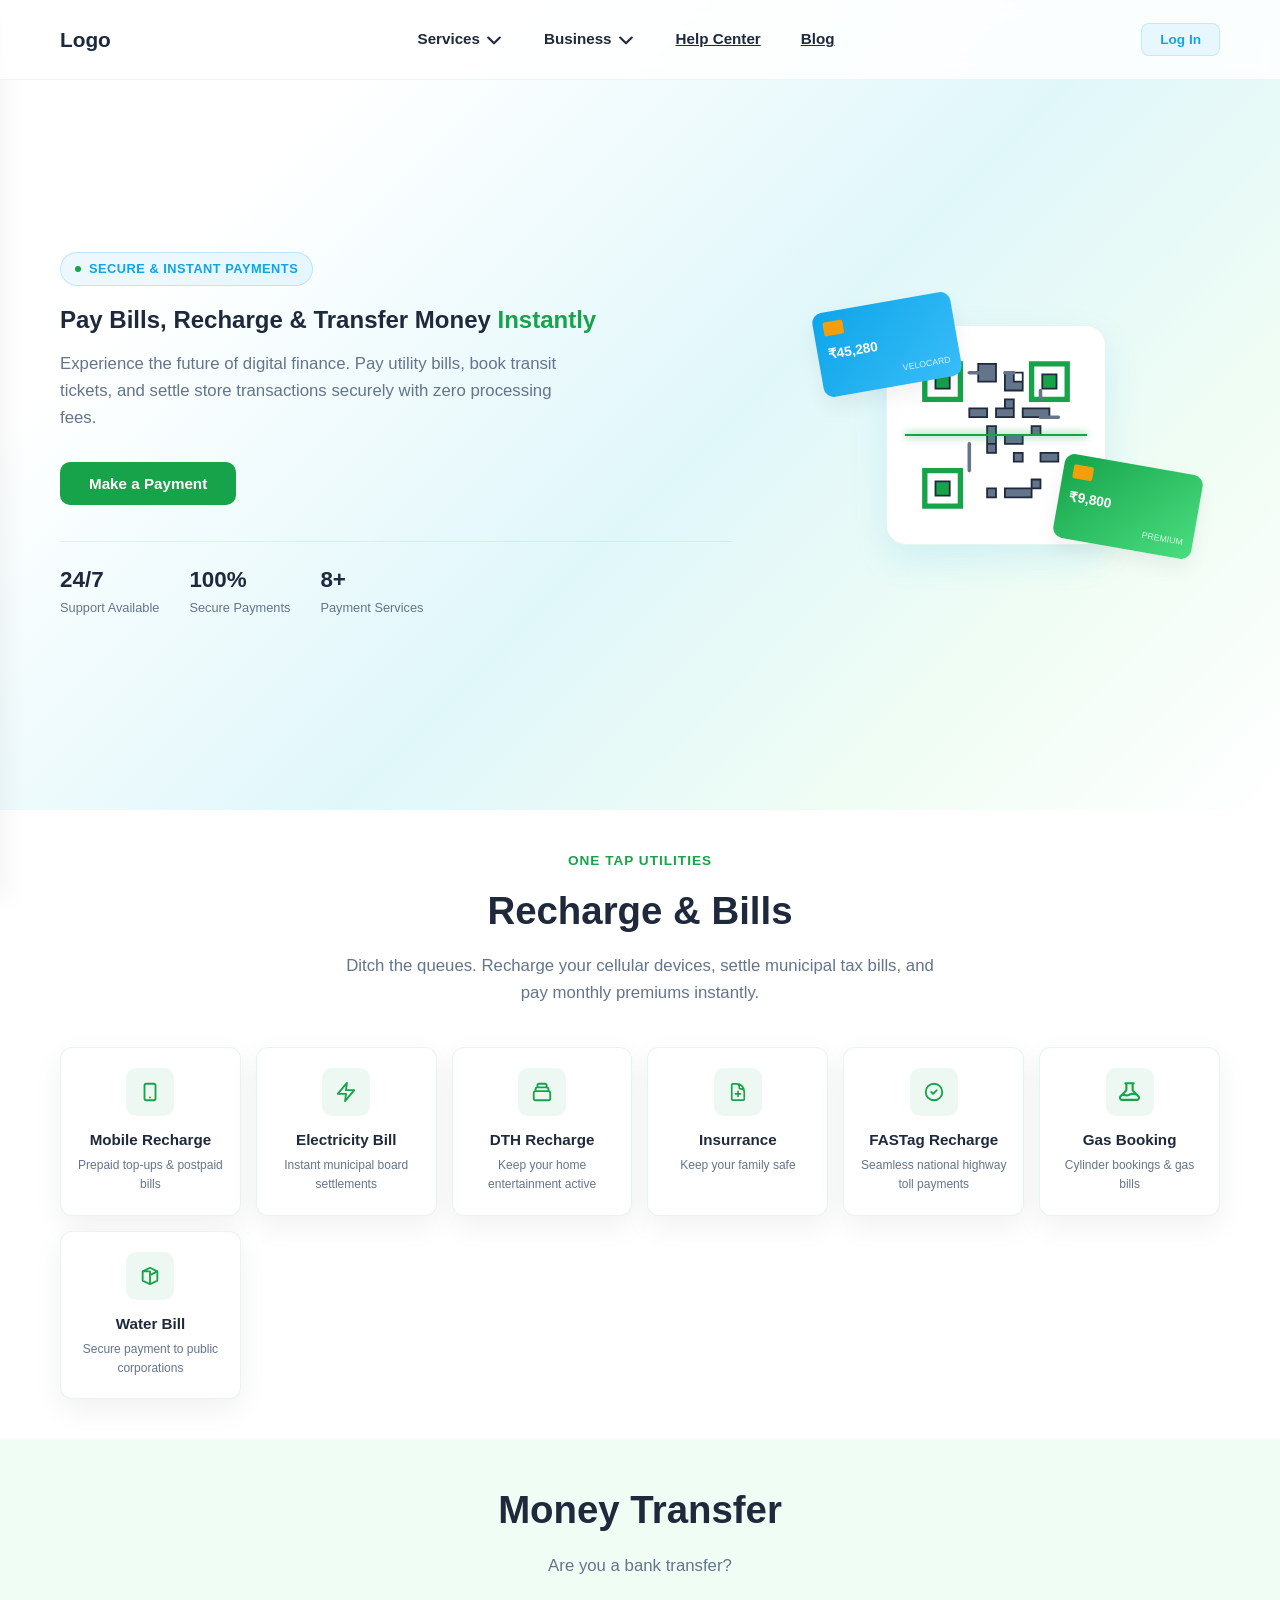
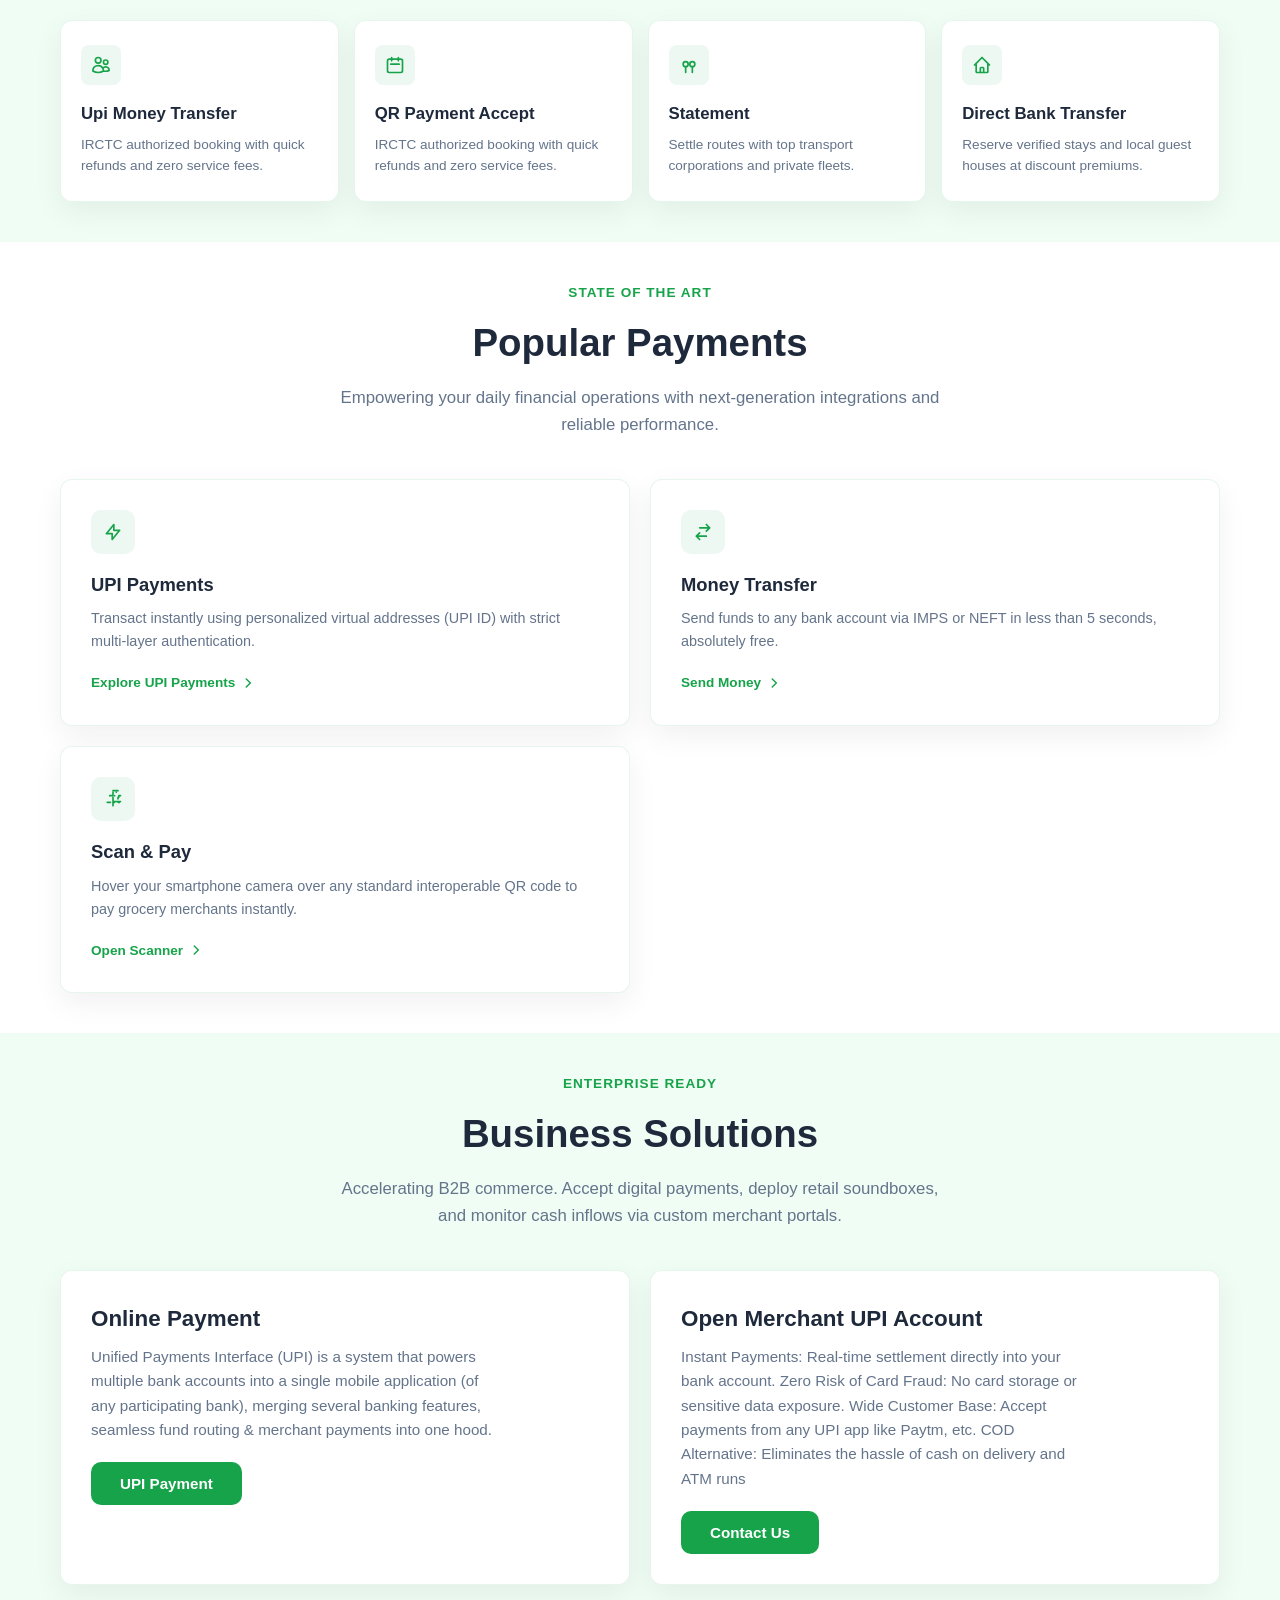
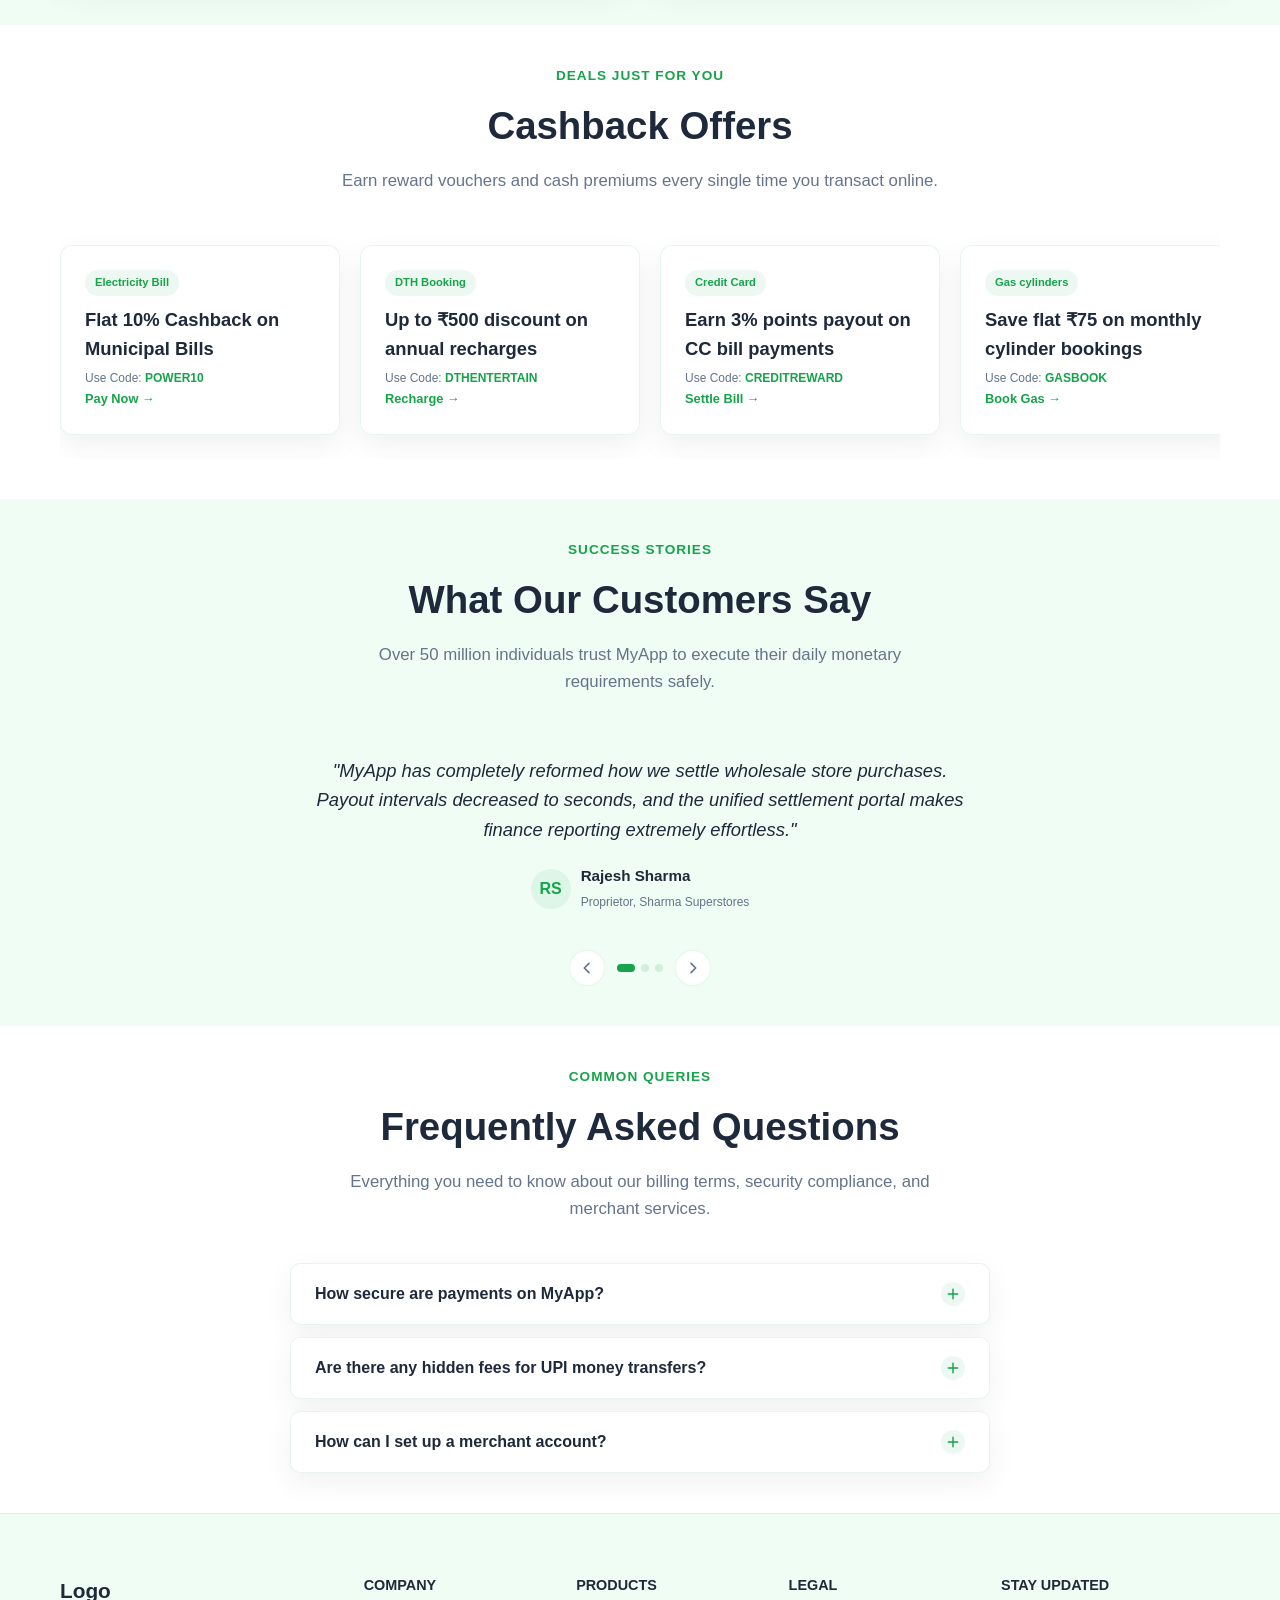
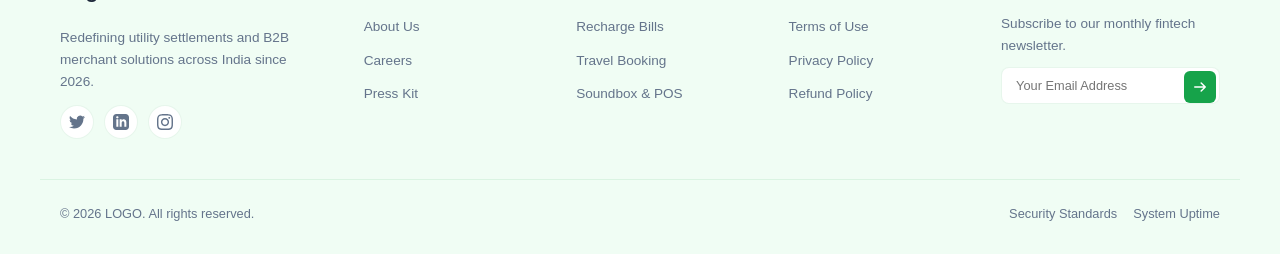
<file: index.html>
<!DOCTYPE html>
<html lang="en">

<head>
    <meta charset="UTF-8">
    <meta name="viewport" content="width=device-width, initial-scale=1.0">
    <meta name="description"
        content="Simple payment homepage mockup inspired by PhonePe, Paytm, and Google Pay. Built with HTML, CSS, and Vanilla JS.">
    <title>LOGO - Pay Bills, Recharge & Transfer Money Instantly</title>
    <!-- Link to our CSS file -->
    <link rel="stylesheet" href="./style.css">
</head>

<body>

    <!-- BACKGROUND DECORATIONS (Soft subtle colored orbs) -->
    <div class="glow-orb orb-primary"></div>
    <div class="glow-orb orb-secondary"></div>
    <div class="glow-orb orb-accent"></div>

    <!-- =========================================
         1. STICKY NAVBAR / HEADER SECTION
         ========================================= -->
    <header class="header" id="navbar">
        <div class="container navbar">
            <!-- Brand Logo -->
            <a href="#" class="logo-container" id="nav-logo">
                Logo
            </a>

            <!-- Desktop Navigation Menu (Hidden on mobile) -->
            <nav class="nav-list-container">
                <!-- Dropdown item with Mega Menu -->
                <div class="nav-list mega-dropdown">
                    <span class="nav-list-header">
                        Services
                        <svg class="dropdown-icon" fill="none" viewBox="0 0 24 24" stroke="currentColor">
                            <path stroke-linecap="round" stroke-linejoin="round" stroke-width="2.5"
                                d="M19 9l-7 7-7-7" />
                        </svg>
                    </span>
                    <!-- Services Mega Menu Dropdown Grid -->
                    <div class="mega-menu">
                        <!-- Column 1: Utilities -->
                        <div class="mega-menu-column">
                            <h4>Recharge & Utilities</h4>
                            <ul>
                                <li>
                                    <a href="#services">
                                        <svg class="mega-menu-icon" viewBox="0 0 24 24">
                                            <path
                                                d="M12 18h.01M8 21h8a2 2 0 002-2V5a2 2 0 00-2-2H8a2 2 0 00-2 2v14a2 2 0 002 2z"
                                                stroke-linecap="round" stroke-linejoin="round" />
                                        </svg>
                                        Mobile Recharge
                                    </a>
                                </li>
                                <li>
                                    <a href="#services">
                                        <svg class="mega-menu-icon" viewBox="0 0 24 24">
                                            <path d="M13 2L3 14h9l-1 8 10-12h-9l1-8z" stroke-linecap="round"
                                                stroke-linejoin="round" />
                                        </svg>
                                        Electricity Bill
                                    </a>
                                </li>
                                <li>
                                    <a href="#services">
                                        <svg class="mega-menu-icon" viewBox="0 0 24 24">
                                            <path
                                                d="M19 11H5m14 0a2 2 0 012 2v6a2 2 0 01-2 2H5a2 2 0 01-2-2v-6a2 2 0 012-2m14 0V9a2 2 0 00-2-2M5 11V9a2 2 0 012-2m0 0V5a2 2 0 012-2h6a2 2 0 012 2v2M7 7h10"
                                                stroke-linecap="round" stroke-linejoin="round" />
                                        </svg>
                                        DTH Recharge
                                    </a>
                                </li>
                                <li>
                                    <a href="#services">
                                        <svg xmlns="http://www.w3.org/2000/svg" fill="none" viewBox="0 0 24 24"
                                            stroke-width="1.5" stroke="#16a34a" style="width: 20px; height: 20px">
                                            <path stroke-linecap="round" stroke-linejoin="round"
                                                d="M19.5 14.25v-2.625a3.375 3.375 0 0 0-3.375-3.375h-1.5A1.125 1.125 0 0 1 13.5 7.125v-1.5a3.375 3.375 0 0 0-3.375-3.375H8.25m3.75 9v6m3-3H9m1.5-12H5.625c-.621 0-1.125.504-1.125 1.125v17.25c0 .621.504 1.125 1.125 1.125h12.75c.621 0 1.125-.504 1.125-1.125V11.25a9 9 0 0 0-9-9Z" />
                                        </svg>
                                        Insurrance
                                    </a>
                                </li>
                                <li>
                                    <a href="#services">
                                        <svg xmlns="http://www.w3.org/2000/svg" fill="none" viewBox="0 0 24 24"
                                            stroke-width="1.5" stroke="#16a34a" style="width: 20px; height: 20px">
                                            <path stroke-linecap="round" stroke-linejoin="round"
                                                d="M9 12.75 11.25 15 15 9.75M21 12a9 9 0 1 1-18 0 9 9 0 0 1 18 0Z" />
                                        </svg>
                                        FASTag Recharge
                                    </a>
                                </li>

                                <li>
                                    <a href="#services">
                                        <svg viewBox="0 0 24 24" class="mega-menu-icon">
                                            <path
                                                d="M19.428 15.428a2 2 0 00-1.022-.547l-2.387-.477a6 6 0 00-3.86.517l-.318.158a6 6 0 01-3.86.517L6.05 15.22a2 2 0 00-1.806.547M8 4h8l-1 1v5.172a2 2 0 00.586 1.414l5 5c1.26 1.26.367 3.414-1.415 3.414H4.828c-1.782 0-2.674-2.154-1.414-3.414l5-5A2 2 0 009 10.172V5L8 4z"
                                                stroke-linecap="round" stroke-linejoin="round" />
                                        </svg>
                                        Gas Booking
                                    </a>
                                </li>


                                <li>
                                    <a href="#services">
                                        <svg viewBox="0 0 24 24" class="mega-menu-icon">
                                            <path d="M20 7l-8-4-8 4m16 0l-8 4m8-4v10l-8 4m0-14v14m0-14L4 7m0 0v10l8 4"
                                                stroke-linecap="round" stroke-linejoin="round" />
                                        </svg>
                                        Water Bill
                                    </a>
                                </li>


                            </ul>
                        </div>

                        <!-- Column 2: Offers -->
                        <div class="mega-menu-column">
                            <h4>Fintech Offers</h4>
                            <ul>
                                <li>
                                    <a href="#offers">
                                        <svg class="mega-menu-icon" viewBox="0 0 24 24">
                                            <path
                                                d="M12 8v13m0-13V6a2 2 0 112 2h-2zm0 0V5a2 2 0 10-2 2h2zm0 0h4m-4 0H8m12 3v9a2 2 0 01-2 2H6a2 2 0 01-2-2v-9a2 2 0 012-2h12a2 2 0 012 2z"
                                                stroke-linecap="round" stroke-linejoin="round" />
                                        </svg>
                                        Latest Cashbacks
                                    </a>
                                </li>
                                <li>
                                    <a href="#offers">
                                        <svg class="mega-menu-icon" viewBox="0 0 24 24">
                                            <path
                                                d="M7 7h.01M6 20h12a2 2 0 002-2V6a2 2 0 00-2-2H6a2 2 0 00-2 2v12a2 2 0 002 2z"
                                                stroke-linecap="round" stroke-linejoin="round" />
                                        </svg>
                                        Discounts
                                    </a>
                                </li>
                            </ul>
                        </div>
                    </div>
                </div>

                <!-- Dropdown item: Business options -->
                <div class="nav-list">
                    <span class="nav-list-header">
                        Business
                        <svg class="dropdown-icon" fill="none" viewBox="0 0 24 24" stroke="currentColor">
                            <path stroke-linecap="round" stroke-linejoin="round" stroke-width="2.5"
                                d="M19 9l-7 7-7-7" />
                        </svg>
                    </span>
                    <!-- Simple Dropdown list -->
                    <ul class="sub-nav-list">
                        <li class="sub-nav-link"><a href="#business">Payment Gateway</a></li>
                        <li class="sub-nav-link"><a href="#business">POS Solutions</a></li>
                        <li class="sub-nav-link"><a href="#business">Merchant QR</a></li>
                    </ul>
                </div>

                <div class="nav-list"><a href="#faq" class="nav-list-header">Help Center</a></div>
                <div class="nav-list"><a href="#" class="nav-list-header">Blog</a></div>
            </nav>

            <!-- Buttons on header -->
            <div class="nav-actions">
                <button class="btn btn-secondary btn-sm" id="btn-login-desktop">Log In</button>

            </div>

            <!-- Hamburger toggle icon for mobile layout -->
            <div class="toggle-icon" id="mobile-toggle">
                <span class="hamburger-line"></span>
                <span class="hamburger-line"></span>
                <span class="hamburger-line"></span>
            </div>
        </div>
    </header>

    <!-- Shared Backdrop Overlay for Auth Popups -->
    <div class="auth-overlay" id="auth-overlay"></div>

    <!-- Login Slide-in Drawer -->
    <div class="login-popup" id="login-popup">
        <button class="auth-close" id="login-close" aria-label="Close Login panel">&times;</button>
        <div class="auth-header">
            <h1>Welcome Back</h1>
            <p>Access your VeloPay fintech gateway account</p>
        </div>
        <form id="login-form" class="auth-form" onsubmit="event.preventDefault();">
            <div class="form-group">
                <label for="login-phone">Enter your Phone No</label>
                <input type="tel" id="login-phone" placeholder="+91 98765 43210" required>
            </div>
            <div class="form-group">
                <label for="login-password">Enter Password</label>
                <div class="password-input-wrapper">
                    <input type="password" id="login-password" placeholder="••••••••" required>
                    <button type="button" class="password-toggle" id="login-password-toggle"
                        aria-label="Toggle password visibility">
                        <svg class="eye-icon eye-open" viewBox="0 0 24 24" fill="none" stroke="currentColor"
                            stroke-width="2" stroke-linecap="round" stroke-linejoin="round">
                            <path d="M1 12s4-8 11-8 11 8 11 8-4 8-11 8-11-8-11-8z"></path>
                            <circle cx="12" cy="12" r="3"></circle>
                        </svg>
                        <svg class="eye-icon eye-closed" viewBox="0 0 24 24" fill="none" stroke="currentColor"
                            stroke-width="2" stroke-linecap="round" stroke-linejoin="round">
                            <path
                                d="M17.94 17.94A10.07 10.07 0 0 1 12 20c-7 0-11-8-11-8a18.45 18.45 0 0 1 5.06-5.94M9.9 4.24A9.12 9.12 0 0 1 12 4c7 0 11 8 11 8a18.5 18.5 0 0 1-2.16 3.19m-6.72-1.07a3 3 0 1 1-4.24-4.24">
                            </path>
                            <line x1="1" y1="1" x2="23" y2="23"></line>
                        </svg>
                    </button>
                </div>
            </div>
            <button type="submit" class="btn btn-primary btn-auth-submit">Log In</button>
        </form>
        <p class="auth-switch-text">New to VeloPay? <a href="#" id="link-to-register">Create an Account</a></p>
    </div>

    <!-- Register Slide-in Drawer -->
    <div class="register-popup" id="register-popup">
        <button class="auth-close" id="register-close" aria-label="Close Register panel">&times;</button>
        <div class="auth-header">
            <h1>Create Account</h1>
            <p>Sign up to start transacting instantly</p>
        </div>
        <form id="register-form" class="auth-form" onsubmit="event.preventDefault();">
            <div class="form-group">
                <label for="register-phone">Enter your Phone No</label>
                <input type="tel" id="register-phone" placeholder="+91 98765 43210" required>
            </div>
            <div class="form-group">
                <label for="register-password">Enter Password</label>
                <div class="password-input-wrapper">
                    <input type="password" id="register-password" placeholder="Create password" required>
                    <button type="button" class="password-toggle" id="register-password-toggle"
                        aria-label="Toggle password visibility">
                        <svg class="eye-icon eye-open" viewBox="0 0 24 24" fill="none" stroke="currentColor"
                            stroke-width="2" stroke-linecap="round" stroke-linejoin="round">
                            <path d="M1 12s4-8 11-8 11 8 11 8-4 8-11 8-11-8-11-8z"></path>
                            <circle cx="12" cy="12" r="3"></circle>
                        </svg>
                        <svg class="eye-icon eye-closed" viewBox="0 0 24 24" fill="none" stroke="currentColor"
                            stroke-width="2" stroke-linecap="round" stroke-linejoin="round">
                            <path
                                d="M17.94 17.94A10.07 10.07 0 0 1 12 20c-7 0-11-8-11-8a18.45 18.45 0 0 1 5.06-5.94M9.9 4.24A9.12 9.12 0 0 1 12 4c7 0 11 8 11 8a18.5 18.5 0 0 1-2.16 3.19m-6.72-1.07a3 3 0 1 1-4.24-4.24">
                            </path>
                            <line x1="1" y1="1" x2="23" y2="23"></line>
                        </svg>
                    </button>
                </div>
            </div>
            <button type="submit" class="btn btn-primary btn-auth-submit">Register Now</button>
        </form>
        <p class="auth-switch-text">Already have an account? <a href="#" id="link-to-login">Log In</a></p>
    </div>


    <!-- =========================================
        2. MOBILE SIDEBAR & BACKDROP OVERLAY
        ========================================= -->
    <!-- Dark overlay layer background behind sidebar drawer -->
    <div class="mobile-sidebar-overlay" id="mobile-overlay"></div>

    <!-- Sidebar Menu Drawer (Slides in from the Left) -->
    <div class="mobile-nav-list-container" id="mobile-sidebar">
        <!-- Top Profile header section -->
        <div class="profile-section">
            <div class="user-profile">
                <div class="profile-avatar">MD</div>
                <span class="profile-name">Manoj Das</span>
            </div>
        </div>

        <!-- Scrollable list of links inside sidebar drawer -->
        <div class="mobile-nav-scroll">
            <!-- Accordion dropdown list item -->
            <div class="nav-list">
                <span class="nav-list-header">
                    Services
                    <svg class="dropdown-icon" fill="none" viewBox="0 0 24 24" stroke="currentColor">
                        <path stroke-linecap="round" stroke-linejoin="round" stroke-width="2.5" d="M19 9l-7 7-7-7" />
                    </svg>
                </span>
                <ul class="sub-nav-list">
                    <li class="sub-nav-link"><a href="#services">Mobile Recharge</a></li>
                    <li class="sub-nav-link"><a href="#services">Electricity Bill</a></li>
                    <li class="sub-nav-link"><a href="#services">DTH Recharge</a></li>
                    <li class="sub-nav-link"><a href="#services">Insurance Bill</a></li>
                    <li class="sub-nav-link"><a href="#travel">Flight Tickets</a></li>
                    <li class="sub-nav-link"><a href="#travel">Train Tickets</a></li>
                </ul>
            </div>
            <!-- Sibling Accordion dropdown list item -->
            <div class="nav-list">
                <span class="nav-list-header">
                    Business
                    <svg class="dropdown-icon" fill="none" viewBox="0 0 24 24" stroke="currentColor">
                        <path stroke-linecap="round" stroke-linejoin="round" stroke-width="2.5" d="M19 9l-7 7-7-7" />
                    </svg>
                </span>
                <ul class="sub-nav-list">
                    <li class="sub-nav-link"><a href="#business">Payment Gateway</a></li>
                    <li class="sub-nav-link"><a href="#business">POS Devices</a></li>
                    <li class="sub-nav-link"><a href="#business">Merchant QR</a></li>
                </ul>
            </div>
            <div class="nav-list"><a href="#faq" class="nav-list-header">Help Center</a></div>
            <div class="nav-list"><a href="#" class="nav-list-header">Blog</a></div>
        </div>

        <!-- Call to action buttons at the bottom of the sidebar drawer -->
        <div class="mobile-actions">
            <button class="btn btn-secondary" style="width: 100%;" id="btn-login-mobile">Log In</button>
        </div>
    </div>

    <!-- =========================================
         3. HERO SECTION
         ========================================= -->
    <section class="hero-section" id="hero">
        <div class="container hero-grid">
            <!-- Left Side Title Block -->
            <div class="hero-content reveal">
                <div class="badge-headline">
                    <span class="badge-dot"></span>
                    Secure & Instant Payments
                </div>
                <h1 class="hero-title text-gradient">Pay Bills, Recharge & Transfer Money <span
                        class="blue-gradient-text">Instantly</span></h1>
                <p class="hero-description">Experience the future of digital finance. Pay utility bills, book transit
                    tickets, and settle store transactions securely with zero processing fees.</p>
                <div class="hero-ctas">
                    <button class="btn btn-primary">Make a Payment</button>
                </div>
                <div class="hero-trust">
                    <div class="trust-item">
                        <span class="trust-number">24/7</span>
                        <span class="trust-label">Support Available</span>
                    </div>

                    <div class="trust-item">
                        <span class="trust-number">100%</span>
                        <span class="trust-label">Secure Payments</span>
                    </div>

                    <div class="trust-item">
                        <span class="trust-number">8+</span>
                        <span class="trust-label">Payment Services</span>
                    </div>
                </div>
            </div>

            <!-- Right Side Image/Graphic Mockup Column -->
            <div class="hero-illustration reveal reveal-delay-2">
                <!-- Floating Card graphics -->
                <div class="floating-card floating-card-1">
                    <div class="card-chip"></div>
                    <div class="card-amount">₹45,280</div>
                    <div class="card-brand">VeloCard</div>
                </div>
                <div class="floating-card floating-card-2">
                    <div class="card-chip"></div>
                    <div class="card-amount">₹9,800</div>
                    <div class="card-brand">Premium</div>
                </div>

                <!-- QR Scan mockup with scanning laser bar -->
                <div class="qr-container">
                    <div class="qr-laser-line"></div>
                    <svg class="qr-code-svg" viewBox="0 0 100 100" fill="none" stroke="currentColor">
                        <!-- Square Corners -->
                        <path d="M10 10h20v20H10V10z M70 10h20v20H70V10z M10 70h20v20H10V70z" stroke-width="3"
                            stroke="var(--primary)" />
                        <!-- Inner dots -->
                        <path d="M16 16h8v8h-8v-8zm60 0h8v8h-8v-8zm-60 60h8v8h-8v-8z" fill="var(--primary)" />
                        <!-- Fake visual QR patterns -->
                        <path
                            d="M40 10h10v10H40zm15 15h10V15H55zm5-10h5v5h-5zm-5 15h5v5h-5zM35 35h10v5H35zm15 0h10v5H50zm15 0h15v5H65zm-20 10h5v15h-5zm10 5h10v5H55zm5 10h5v5h-5zm-15-5h5v5h-5zm25-10h5v5h-5zm5 15h10v5H75zm-30 20h5v5h-5zm10 0h15v5H55zm15-5h5v5h-5z"
                            fill="#64748b" />
                        <path d="M35 15h5m15 0h5m15 10v5M35 55v15m40-30h10" stroke-width="2" stroke="#64748b"
                            stroke-linecap="round" />
                    </svg>
                </div>
            </div>
        </div>
    </section>

    <!-- =========================================
            4. RECHARGE & BILLS (SERVICES SECTION)
            Columns: Mobile: 2, Tablet: 4, Desktop: 5-6
            ========================================= -->
    <section class="section-padding" id="services">
        <div class="container">
            <div class="section-header reveal text-center">
                <span class="section-label">One Tap Utilities</span>
                <h2 class="section-title">Recharge & Bills</h2>
                <p class="section-subtitle">Ditch the queues. Recharge your cellular devices, settle municipal tax
                    bills, and pay monthly premiums instantly.</p>
            </div>

            <div class="services-grid">
                <!-- Card 1: Mobile Recharge -->
                <div class="service-card reveal reveal-delay-1" id="srv-mobile">
                    <div class="icon-wrapper">
                        <svg viewBox="0 0 24 24">
                            <path d="M12 18h.01M8 21h8a2 2 0 002-2V5a2 2 0 00-2-2H8a2 2 0 00-2 2v14a2 2 0 002 2z"
                                stroke-linecap="round" stroke-linejoin="round" />
                        </svg>
                    </div>
                    <h3 class="service-name">Mobile Recharge</h3>
                    <p class="service-desc">Prepaid top-ups & postpaid bills</p>
                </div>

                <!-- Card 2: Electricity Bill -->
                <div class="service-card reveal reveal-delay-2" id="srv-elec">
                    <div class="icon-wrapper">
                        <svg viewBox="0 0 24 24">
                            <path d="M13 2L3 14h9l-1 8 10-12h-9l1-8z" stroke-linecap="round" stroke-linejoin="round" />
                        </svg>
                    </div>
                    <h3 class="service-name">Electricity Bill</h3>
                    <p class="service-desc">Instant municipal board settlements</p>
                </div>

                <!-- Card 3: DTH Recharge -->
                <div class="service-card reveal reveal-delay-3" id="srv-dth">
                    <div class="icon-wrapper">
                        <svg viewBox="0 0 24 24">
                            <path
                                d="M19 11H5m14 0a2 2 0 012 2v6a2 2 0 01-2 2H5a2 2 0 01-2-2v-6a2 2 0 012-2m14 0V9a2 2 0 00-2-2M5 11V9a2 2 0 012-2m0 0V5a2 2 0 012-2h6a2 2 0 012 2v2M7 7h10"
                                stroke-linecap="round" stroke-linejoin="round" />
                        </svg>
                    </div>
                    <h3 class="service-name">DTH Recharge</h3>
                    <p class="service-desc">Keep your home entertainment active</p>
                </div>

                <div class="service-card reveal reveal-delay-3" id="srv-dth">
                    <div class="icon-wrapper">
                        <svg xmlns="http://www.w3.org/2000/svg" fill="none" viewBox="0 0 24 24" stroke-width="1.5"
                            stroke="#16a34a" style="width: 20px; height: 20px">
                            <path stroke-linecap="round" stroke-linejoin="round"
                                d="M19.5 14.25v-2.625a3.375 3.375 0 0 0-3.375-3.375h-1.5A1.125 1.125 0 0 1 13.5 7.125v-1.5a3.375 3.375 0 0 0-3.375-3.375H8.25m3.75 9v6m3-3H9m1.5-12H5.625c-.621 0-1.125.504-1.125 1.125v17.25c0 .621.504 1.125 1.125 1.125h12.75c.621 0 1.125-.504 1.125-1.125V11.25a9 9 0 0 0-9-9Z" />
                        </svg>
                    </div>
                    <h3 class="service-name">Insurrance</h3>
                    <p class="service-desc">Keep your family safe</p>
                </div>


                <!-- Card 4: Fastag -->
                <div class="service-card reveal reveal-delay-4" id="srv-fastag">
                    <div class="icon-wrapper">
                        <svg viewBox="0 0 24 24">
                            <path d="M9 12l2 2 4-4m6 2a9 9 0 11-18 0 9 9 0 0118 0z" stroke-linecap="round"
                                stroke-linejoin="round" />
                        </svg>
                    </div>
                    <h3 class="service-name">FASTag Recharge</h3>
                    <p class="service-desc">Seamless national highway toll payments</p>
                </div>

                <!-- Card 5: Gas Booking -->
                <div class="service-card reveal reveal-delay-1" id="srv-gas">
                    <div class="icon-wrapper">
                        <svg viewBox="0 0 24 24" style="height: 25px; width: 25px;">
                            <path
                                d="M19.428 15.428a2 2 0 00-1.022-.547l-2.387-.477a6 6 0 00-3.86.517l-.318.158a6 6 0 01-3.86.517L6.05 15.22a2 2 0 00-1.806.547M8 4h8l-1 1v5.172a2 2 0 00.586 1.414l5 5c1.26 1.26.367 3.414-1.415 3.414H4.828c-1.782 0-2.674-2.154-1.414-3.414l5-5A2 2 0 009 10.172V5L8 4z"
                                stroke-linecap="round" stroke-linejoin="round" />
                        </svg>
                    </div>
                    <h3 class="service-name">Gas Booking</h3>
                    <p class="service-desc">Cylinder bookings & gas bills</p>
                </div>

                <!-- Card 6: Water Bill -->
                <div class="service-card reveal reveal-delay-2" id="srv-water">
                    <div class="icon-wrapper">
                        <svg viewBox="0 0 24 24">
                            <path d="M20 7l-8-4-8 4m16 0l-8 4m8-4v10l-8 4m0-14v14m0-14L4 7m0 0v10l8 4"
                                stroke-linecap="round" stroke-linejoin="round" />
                        </svg>
                    </div>
                    <h3 class="service-name">Water Bill</h3>
                    <p class="service-desc">Secure payment to public corporations</p>
                </div>
            </div>
        </div>
    </section>

    <!-- =========================================
                5. TRAVEL BOOKING SECTION
            ========================================= -->
    <section class="section-padding travel-section" id="travel">
        <div class="container">
            <div class="section-header reveal text-center">
                <h2 class="section-title">Money Transfer</h2>
                <p class="section-subtitle">Are you a bank transfer? </p>
            </div>

            <div class="travel-grid">
                <!-- Flight Tickets Card -->
                <div class="travel-card reveal reveal-delay-1" id="trv-flights">
                    <div class="travel-icon-wrapper">
                        <svg xmlns="http://www.w3.org/2000/svg" fill="none" viewBox="0 0 24 24" stroke-width="1.5" stroke="currentColor" class="size-6">
                            <path stroke-linecap="round" stroke-linejoin="round" d="M15 19.128a9.38 9.38 0 0 0 2.625.372 9.337 9.337 0 0 0 4.121-.952 4.125 4.125 0 0 0-7.533-2.493M15 19.128v-.003c0-1.113-.285-2.16-.786-3.07M15 19.128v.106A12.318 12.318 0 0 1 8.624 21c-2.331 0-4.512-.645-6.374-1.766l-.001-.109a6.375 6.375 0 0 1 11.964-3.07M12 6.375a3.375 3.375 0 1 1-6.75 0 3.375 3.375 0 0 1 6.75 0Zm8.25 2.25a2.625 2.625 0 1 1-5.25 0 2.625 2.625 0 0 1 5.25 0Z" />
                        </svg>
                    </div>
                    <h3 class="travel-title">Upi Money Transfer</h3>
                    <p class="travel-desc">IRCTC authorized booking with quick refunds and zero service fees.</p>
                </div>

                <!-- Train Tickets Card -->
                <div class="travel-card reveal reveal-delay-2" id="trv-trains">
                    <div class="travel-icon-wrapper">
                        <svg viewBox="0 0 24 24">
                            <path
                                d="M8 7V3m8 4V3m-9 8h10M5 21h14a2 2 0 002-2V7a2 2 0 00-2-2H5a2 2 0 00-2 2v12a2 2 0 002 2z"
                                stroke-linecap="round" stroke-linejoin="round" />
                        </svg>
                    </div>
                    <h3 class="travel-title">QR Payment Accept</h3>
                    <p class="travel-desc">IRCTC authorized booking with quick refunds and zero service fees.</p>
                </div>

                <!-- Bus Tickets Card -->
                <div class="travel-card reveal reveal-delay-3" id="trv-bus">
                    <div class="travel-icon-wrapper">
                        <svg viewBox="0 0 24 24">
                            <path d="M8 14a3 3 0 100-6 3 3 0 000 6zm0 0v7m8-7a3 3 0 100-6 3 3 0 000 6zm0 0v7"
                                stroke-linecap="round" stroke-linejoin="round" />
                        </svg>
                    </div>
                    <h3 class="travel-title">Statement</h3>
                    <p class="travel-desc">Settle routes with top transport corporations and private fleets.</p>
                </div>

                <!-- Hotels Card -->
                <div class="travel-card reveal reveal-delay-4" id="trv-hotels">
                    <div class="travel-icon-wrapper">
                        <svg viewBox="0 0 24 24">
                            <path
                                d="M3 12l2-2m0 0l7-7 7 7M5 10v10a1 1 0 001 1h3m10-11l2 2m-2-2v10a1 1 0 01-1 1h-3m-6 0a1 1 0 001-1v-4a1 1 0 011-1h2a1 1 0 011 1v4a1 1 0 001 1m-6 0h6"
                                stroke-linecap="round" stroke-linejoin="round" />
                        </svg>
                    </div>
                    <h3 class="travel-title">Direct Bank Transfer</h3>
                    <p class="travel-desc">Reserve verified stays and local guest houses at discount premiums.</p>
                </div>
            </div>
        </div>
    </section>

    <!-- =========================================
        6. POPULAR SERVICES / PAYMENTS SECTION
        ========================================= -->
    <section class="section-padding features-section" id="features">
        <div class="container">
            <div class="section-header reveal text-center">
                <span class="section-label">State of the Art</span>
                <h2 class="section-title">Popular Payments</h2>
                <p class="section-subtitle">Empowering your daily financial operations with next-generation integrations
                    and reliable performance.</p>
            </div>

            <div class="features-grid">
                <!-- Item 1: UPI Payments -->
                <div class="feature-card reveal reveal-delay-1" id="feat-upi">
                    <div class="feature-icon-wrapper">
                        <svg viewBox="0 0 24 24">
                            <path d="M13 10V3L4 14h7v7l9-11h-7z" stroke-linecap="round" stroke-linejoin="round" />
                        </svg>
                    </div>
                    <h3 class="feature-title">UPI Payments</h3>
                    <p class="feature-desc">Transact instantly using personalized virtual addresses (UPI ID) with strict
                        multi-layer authentication.</p>
                    <a href="#" class="feature-link">
                        Explore UPI Payments
                        <svg viewBox="0 0 24 24" fill="none">
                            <path d="M9 5l7 7-7 7" stroke="currentColor" stroke-linecap="round"
                                stroke-linejoin="round" />
                        </svg>
                    </a>
                </div>

                <!-- Item 2: Money Transfer -->
                <div class="feature-card reveal reveal-delay-2" id="feat-transfer">
                    <div class="feature-icon-wrapper">
                        <svg viewBox="0 0 24 24">
                            <path d="M8 7h12m0 0l-4-4m4 4l-4 4m0 6H4m0 0l4 4m-4-4l4-4" stroke-linecap="round"
                                stroke-linejoin="round" />
                        </svg>
                    </div>
                    <h3 class="feature-title">Money Transfer</h3>
                    <p class="feature-desc">Send funds to any bank account via IMPS or NEFT in less than 5 seconds,
                        absolutely free.</p>
                    <a href="#" class="feature-link">
                        Send Money
                        <svg viewBox="0 0 24 24" fill="none">
                            <path d="M9 5l7 7-7 7" stroke="currentColor" stroke-linecap="round"
                                stroke-linejoin="round" />
                        </svg>
                    </a>
                </div>

                <!-- Item 3: Scan & Pay -->
                <div class="feature-card reveal reveal-delay-3" id="feat-scan">
                    <div class="feature-icon-wrapper">
                        <svg viewBox="0 0 24 24">
                            <path
                                d="M12 4v1m6 11h2m-6 0h-2v4m0-16v3m9 8h-9m0 0v-5m6 0v2m-6-10h6m-10 6h4m4-4h.01m-2.01 4h.01M9 16H5m14-8h2m-2 0v2"
                                stroke-linecap="round" stroke-linejoin="round" />
                        </svg>
                    </div>
                    <h3 class="feature-title">Scan & Pay</h3>
                    <p class="feature-desc">Hover your smartphone camera over any standard interoperable QR code to pay
                        grocery merchants instantly.</p>
                    <a href="#" class="feature-link">
                        Open Scanner
                        <svg viewBox="0 0 24 24" fill="none">
                            <path d="M9 5l7 7-7 7" stroke="currentColor" stroke-linecap="round"
                                stroke-linejoin="round" />
                        </svg>
                    </a>
                </div>
            </div>
        </div>
    </section>


    <!-- =========================================
        7. BUSINESS SOLUTIONS SECTION
        ========================================= -->
    <section class="section-padding business-section" id="business">
        <div class="container">
            <div class="section-header reveal text-center">
                <span class="section-label">Enterprise Ready</span>
                <h2 class="section-title">Business Solutions</h2>
                <p class="section-subtitle">Accelerating B2B commerce. Accept digital payments, deploy retail
                    soundboxes, and monitor cash inflows via custom merchant portals.</p>
            </div>

            <div class="business-grid">
                <!-- Online Gateway Card -->
                <div class="biz-card glass-card reveal reveal-delay-1" id="biz-online">
                    <div class="biz-card-content">
                        <h3 class="biz-title">Online Payment</h3>
                        <p class="biz-desc">
                            Unified Payments Interface (UPI) is a system that powers multiple bank accounts
                            into a single mobile application (of any participating bank), merging several banking
                            features, seamless fund routing & merchant payments into one hood.
                        </p>
                        <button class="btn btn-primary" id="btn-biz-api">UPI Payment</button>
                    </div>
                </div>

                <!-- Retail soundbox card -->
                <div class="biz-card glass-card reveal reveal-delay-2" id="biz-offline">
                    <div class="biz-card-content">
                        <h3 class="biz-title">Open Merchant UPI Account</h3>
                        <p class="biz-desc">
                            Instant Payments: Real-time settlement directly into your bank account. Zero Risk of Card
                            Fraud: No card storage or sensitive data exposure.
                            Wide Customer Base: Accept payments from any UPI app like Paytm, etc. COD Alternative:
                            Eliminates the hassle of cash on delivery and ATM runs</p>
                        <button class="btn btn-primary" id="btn-biz-pos">Contact Us</button>
                    </div>


                </div>
            </div>
        </div>
    </section>

    <!-- =========================================
            8. CASHBACK OFFERS (OFFERS CAROUSEL)
        ========================================= -->
    <section class="section-padding offers-section" id="offers">
        <div class="container">
            <div class="section-header reveal text-center">
                <span class="section-label">Deals Just for You</span>
                <h2 class="section-title">Cashback Offers</h2>
                <p class="section-subtitle">Earn reward vouchers and cash premiums every single time you transact
                    online.</p>
            </div>

            <!-- Horizontal Swipe Carousel -->
            <div class="offers-carousel-container reveal">
                <div class="offers-row">
                    <!-- Card 1 -->
                    <div class="offer-card glass-card" id="off-1">
                        <span class="offer-tag">Electricity Bill</span>
                        <h4 class="offer-title">Flat 10% Cashback on Municipal Bills</h4>
                        <span class="offer-code">Use Code: <span>POWER10</span></span>
                        <div class="offer-footer">
                            <a href="#services" class="offer-btn">Pay Now &rarr;</a>
                        </div>
                    </div>

                    <!-- Card 2 -->
                    <div class="offer-card glass-card" id="off-2">
                        <span class="offer-tag">DTH Booking</span>
                        <h4 class="offer-title">Up to ₹500 discount on annual recharges</h4>
                        <span class="offer-code">Use Code: <span>DTHENTERTAIN</span></span>
                        <div class="offer-footer">
                            <a href="#services" class="offer-btn">Recharge &rarr;</a>
                        </div>
                    </div>

                    <!-- Card 3 -->
                    <div class="offer-card glass-card" id="off-3">
                        <span class="offer-tag">Credit Card</span>
                        <h4 class="offer-title">Earn 3% points payout on CC bill payments</h4>
                        <span class="offer-code">Use Code: <span>CREDITREWARD</span></span>
                        <div class="offer-footer">
                            <a href="#services" class="offer-btn">Settle Bill &rarr;</a>
                        </div>
                    </div>

                    <!-- Card 4 -->
                    <div class="offer-card glass-card" id="off-4">
                        <span class="offer-tag">Gas cylinders</span>
                        <h4 class="offer-title">Save flat ₹75 on monthly cylinder bookings</h4>
                        <span class="offer-code">Use Code: <span>GASBOOK</span></span>
                        <div class="offer-footer">
                            <a href="#services" class="offer-btn">Book Gas &rarr;</a>
                        </div>
                    </div>
                </div>
            </div>
        </div>
    </section>

    <!-- =========================================
            9. TESTIMONIALS SECTION
        ========================================= -->
    <section class="section-padding testimonials-section" id="testimonials">
        <div class="container">
            <div class="section-header reveal text-center">
                <span class="section-label">Success Stories</span>
                <h2 class="section-title">What Our Customers Say</h2>
                <p class="section-subtitle">Over 50 million individuals trust MyApp to execute their daily monetary
                    requirements safely.</p>
            </div>

            <!-- Slider Wrapper -->
            <div class="slider-container reveal">
                <div class="testimonial-track" id="testimonial-track">
                    <div class="testimonial-slide">
                        <p class="testimonial-text">"MyApp has completely reformed how we settle wholesale store
                            purchases. Payout intervals decreased to seconds, and the unified settlement portal makes
                            finance reporting extremely effortless."</p>
                        <div class="testimonial-user">
                            <div class="user-avatar">RS</div>
                            <div class="user-meta">
                                <h5 class="user-name">Rajesh Sharma</h5>
                                <span class="user-role">Proprietor, Sharma Superstores</span>
                            </div>
                        </div>
                    </div>

                    <!-- Slide 2 -->
                    <div class="testimonial-slide">
                        <p class="testimonial-text">"The SDK integration took our development team less than two hours.
                            Outbound client settlement rates are incredibly reliable, and we haven't experienced a
                            single gateway failure."</p>
                        <div class="testimonial-user">
                            <div class="user-avatar">PP</div>
                            <div class="user-meta">
                                <h5 class="user-name">Priya Patel</h5>
                                <span class="user-role">CTO, Zenith Digital Solutions</span>
                            </div>
                        </div>
                    </div>

                    <!-- Slide 3 -->
                    <div class="testimonial-slide">
                        <p class="testimonial-text">"I handle all my utilities, cellular top-ups, and student loans
                            directly on the MyApp app. The interface is intuitive, and the scratch card cashback
                            discounts are a major highlight!"</p>
                        <div class="testimonial-user">
                            <div class="user-avatar">AV</div>
                            <div class="user-meta">
                                <h5 class="user-name">Amit Verma</h5>
                                <span class="user-role">Graduate Student, IIT Bombay</span>
                            </div>
                        </div>
                    </div>
                </div>

                <!-- Slider Indicators & Nav Indicators -->
                <div class="slider-controls">
                    <div class="slider-arrow" id="slide-prev">
                        <svg viewBox="0 0 24 24">
                            <path d="M15 19l-7-7 7-7" stroke-linecap="round" stroke-linejoin="round" />
                        </svg>
                    </div>
                    <div class="slider-dots" id="slider-dots">
                        <!-- Dots populated by JS -->
                    </div>
                    <div class="slider-arrow" id="slide-next">
                        <svg viewBox="0 0 24 24">
                            <path d="M9 5l7 7-7 7" stroke-linecap="round" stroke-linejoin="round" />
                        </svg>
                    </div>
                </div>
            </div>
        </div>
    </section>

    <!-- =========================================
                        12. FAQ ACCORDION SECTION
                    ========================================= -->
    <section class="section-padding faq-section" id="faq">
        <div class="container">
            <div class="section-header reveal text-center">
                <span class="section-label">Common Queries</span>
                <h2 class="section-title">Frequently Asked Questions</h2>
                <p class="section-subtitle">Everything you need to know about our billing terms, security compliance,
                    and merchant services.</p>
            </div>

            <!-- Accordion wrappers list -->
            <div class="faq-container reveal">
                <!-- Item 1 -->
                <div class="faq-item glass-card" id="faq-1">
                    <button class="faq-header">
                        <span class="faq-question">How secure are payments on MyApp?</span>
                        <div class="faq-icon-box">
                            <svg viewBox="0 0 24 24">
                                <path d="M12 4v16m8-8H4" stroke-linecap="round" stroke-linejoin="round" />
                            </svg>
                        </div>
                    </button>
                    <div class="faq-body">
                        <div class="faq-body-content">
                            All transacted funds are guarded under PCI-DSS Level 1 compliance structures. We implement
                            advanced tokenization algorithms to ensure card numbers are never stored in plain text,
                            combined with 256-bit SSL network layer security.
                        </div>
                    </div>
                </div>

                <!-- Item 2 -->
                <div class="faq-item glass-card" id="faq-2">
                    <button class="faq-header">
                        <span class="faq-question">Are there any hidden fees for UPI money transfers?</span>
                        <div class="faq-icon-box">
                            <svg viewBox="0 0 24 24">
                                <path d="M12 4v16m8-8H4" stroke-linecap="round" stroke-linejoin="round" />
                            </svg>
                        </div>
                    </button>
                    <div class="faq-body">
                        <div class="faq-body-content">
                            Absolutely not. All bank-to-bank UPI transfers and wallet loading transactions are entirely
                            free of surcharge. Only specific premium credit card payouts may incur minimal processor
                            costs which are shown upfront.
                        </div>
                    </div>
                </div>

                <!-- Item 3 -->
                <div class="faq-item glass-card" id="faq-3">
                    <button class="faq-header">
                        <span class="faq-question">How can I set up a merchant account?</span>
                        <div class="faq-icon-box">
                            <svg viewBox="0 0 24 24">
                                <path d="M12 4v16m8-8H4" stroke-linecap="round" stroke-linejoin="round" />
                            </svg>
                        </div>
                    </button>
                    <div class="faq-body">
                        <div class="faq-body-content">
                            You can register as an active business merchant directly inside our mobile application. Once
                            you complete your instant paperless digital KYC verification, you can generate customized
                            billing QR codes in under 5 minutes.
                        </div>
                    </div>
                </div>
            </div>
        </div>
    </section>

    <!-- =========================================
         13. FOOTER
        ========================================= -->
    <footer class="footer">
        <div class="container footer-top">
            <!-- Footer Descriptor -->
            <div class="footer-brand">
                <a href="#" class="logo-container" style="margin-bottom: 8px;">
                    Logo
                </a>
                <p class="footer-desc">Redefining utility settlements and B2B merchant solutions across India since
                    2026.</p>
                <!-- Social links icons -->
                <div class="footer-socials">
                    <a href="#" class="social-link" aria-label="Twitter">
                        <svg viewBox="0 0 24 24">
                            <path
                                d="M23.953 4.57a10 10 0 01-2.825.775 4.958 4.958 0 002.163-2.723c-.951.555-2.005.959-3.127 1.184a4.92 4.92 0 00-8.384 4.482C7.69 8.095 4.067 6.13 1.64 3.162a4.822 4.822 0 00-.666 2.475c0 1.71.87 3.213 2.188 4.096a4.904 4.904 0 01-2.228-.616v.06a4.923 4.923 0 003.946 4.827 4.996 4.996 0 01-2.212.085 4.936 4.936 0 004.604 3.417 9.867 9.867 0 01-6.102 2.105c-.39 0-.779-.023-1.17-.067a13.995 13.995 0 007.557 2.209c9.053 0 13.998-7.496 13.998-13.985 0-.21 0-.42-.015-.63A9.935 9.935 0 0024 4.59z" />
                        </svg>
                    </a>
                    <a href="#" class="social-link" aria-label="LinkedIn">
                        <svg viewBox="0 0 24 24">
                            <path
                                d="M19 0h-14c-2.761 0-5 2.239-5 5v14c0 2.761 2.239 5 5 5h14c2.762 0 5-2.239 5-5v-14c0-2.761-2.238-5-5-5zm-11 19h-3v-11h3v11zm-1.5-12.268c-.966 0-1.75-.79-1.75-1.764s.784-1.764 1.75-1.764 1.75.79 1.75 1.764-.783 1.764-1.75 1.764zm13.5 12.268h-3v-5.604c0-3.368-4-3.113-4 0v5.604h-3v-11h3v1.765c1.396-2.586 7-2.777 7 2.476v6.759z" />
                        </svg>
                    </a>
                    <a href="#" class="social-link" aria-label="Instagram">
                        <svg viewBox="0 0 24 24">
                            <path
                                d="M12 2.163c3.204 0 3.584.012 4.85.07 3.252.148 4.771 1.691 4.919 4.919.058 1.265.069 1.645.069 4.849 0 3.205-.012 3.584-.069 4.849-.149 3.225-1.664 4.771-4.919 4.919-1.266.058-1.644.07-4.85.07-3.204 0-3.584-.012-4.849-.07-3.26-.149-4.771-1.699-4.919-4.92-.058-1.265-.07-1.644-.07-4.849 0-3.204.013-3.583.07-4.849.149-3.227 1.664-4.771 4.919-4.919 1.266-.057 1.645-.069 4.849-.069zm0-2c-3.259 0-3.667.014-4.947.072-4.358.2-6.78 2.618-6.98 6.98-.059 1.281-.073 1.689-.073 4.948 0 3.259.014 3.668.072 4.948.2 4.358 2.618 6.78 6.98 6.98 1.281.058 1.689.072 4.948.072 3.259 0 3.668-.014 4.948-.072 4.354-.2 6.782-2.618 6.979-6.98.059-1.28.073-1.689.073-4.948 0-3.259-.014-3.667-.072-4.947-.196-4.354-2.617-6.78-6.979-6.98-1.281-.059-1.69-.073-4.949-.073zm0 5.838c-3.403 0-6.162 2.759-6.162 6.162s2.759 6.163 6.162 6.163 6.162-2.759 6.162-6.163c0-3.403-2.759-6.162-6.162-6.162zm0 10.162c-2.209 0-4-1.79-4-4 0-2.209 1.791-4 4-4s4 1.791 4 4c0 2.21-1.791 4-4 4zm6.406-11.845c-.796 0-1.441.645-1.441 1.44s.645 1.44 1.441 1.44c.795 0 1.439-.645 1.439-1.44s-.644-1.44-1.439-1.44z" />
                        </svg>
                    </a>
                </div>
            </div>

            <!-- Footer Columns list -->
            <div class="footer-brand-column">
                <h5 class="footer-column-title">Company</h5>
                <ul class="footer-links">
                    <li><a href="#">About Us</a></li>
                    <li><a href="#">Careers</a></li>
                    <li><a href="#">Press Kit</a></li>
                </ul>
            </div>

            <div class="footer-brand-column">
                <h5 class="footer-column-title">Products</h5>
                <ul class="footer-links">
                    <li><a href="#services">Recharge Bills</a></li>
                    <li><a href="#travel">Travel Booking</a></li>
                    <li><a href="#business">Soundbox & POS</a></li>
                </ul>
            </div>

            <div class="footer-brand-column">
                <h5 class="footer-column-title">Legal</h5>
                <ul class="footer-links">
                    <li><a href="#">Terms of Use</a></li>
                    <li><a href="#">Privacy Policy</a></li>
                    <li><a href="#">Refund Policy</a></li>
                </ul>
            </div>

            <!-- Newsletter Box -->
            <div class="footer-brand-column">
                <h5 class="footer-column-title">Stay Updated</h5>
                <div class="newsletter-form">
                    <p style="font-size: 0.85rem; color: var(--text-muted);">Subscribe to our monthly fintech
                        newsletter.</p>
                    <div class="newsletter-input-wrap">
                        <input type="email" placeholder="Your Email Address" class="newsletter-input"
                            aria-label="Email Address">
                        <button class="newsletter-btn" aria-label="Subscribe">
                            <svg viewBox="0 0 24 24">
                                <path d="M14 5l7 7-7 7M3 12h18" stroke-linecap="round" stroke-linejoin="round" />
                            </svg>
                        </button>
                    </div>
                </div>
            </div>
        </div>

        <!-- Dynamic Year footer note -->
        <div class="container footer-bottom">
            <p>&copy; <span id="current-year">2026</span> LOGO. All rights reserved.</p>
            <div class="footer-bottom-links">
                <a href="#">Security Standards</a>
                <a href="#">System Uptime</a>
            </div>
        </div>
    </footer>



    <!-- Main javascript file -->
    <script src="./script.js"></script>
</body>

</html>
</file>
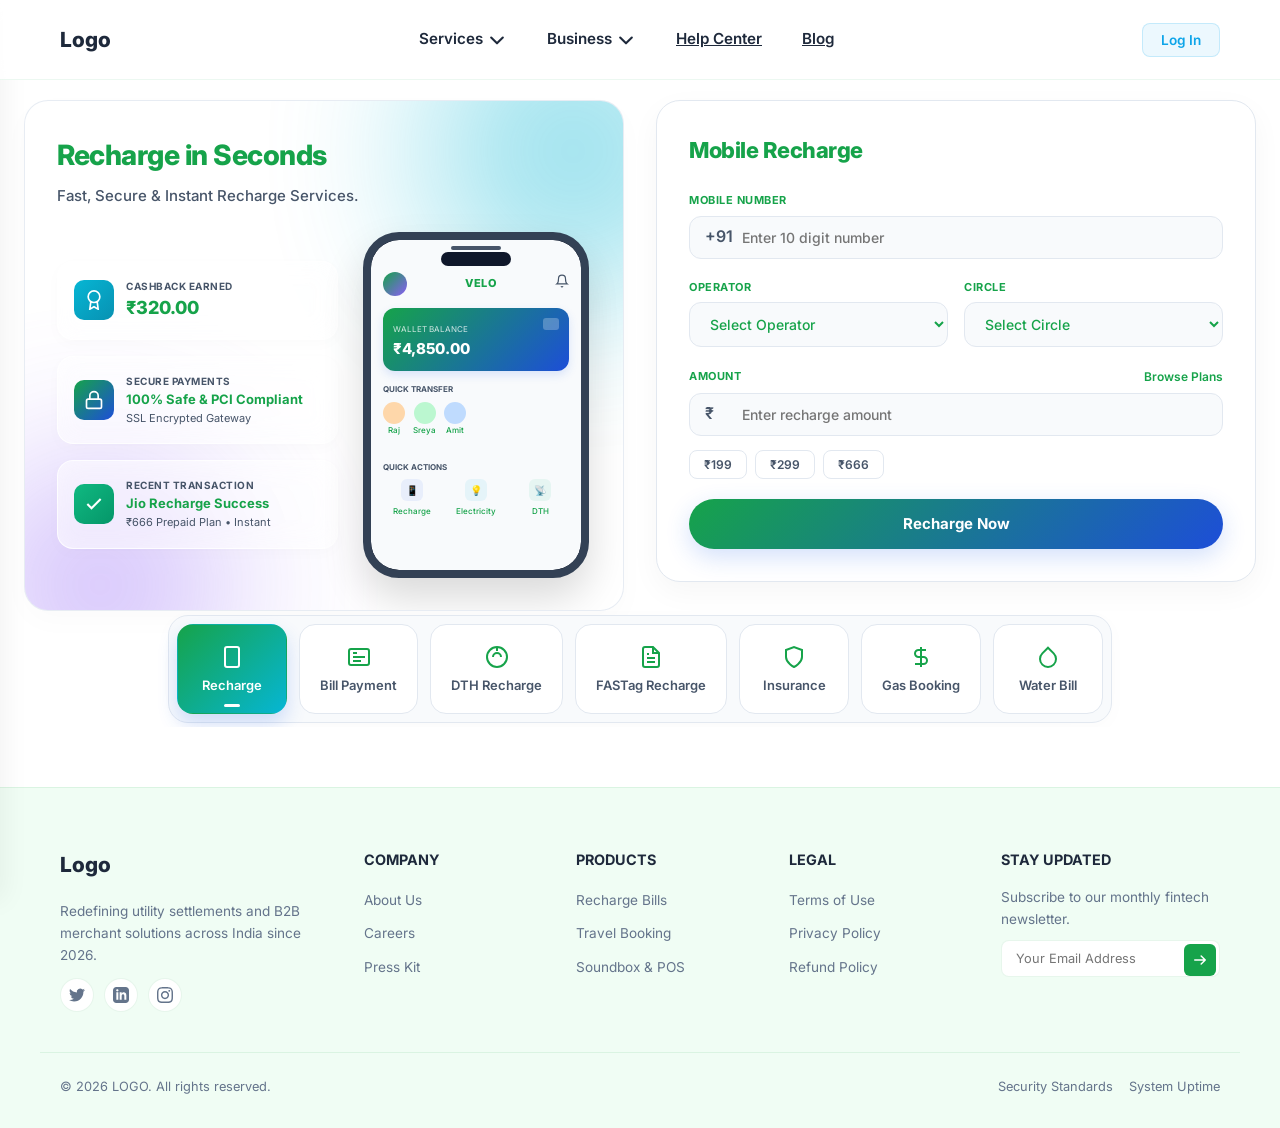
<file: service/service.html>
<!DOCTYPE html>
<html lang="en">

<head>
    <meta charset="UTF-8">
    <meta name="viewport" content="width=device-width, initial-scale=1.0">
    <meta name="description"
        content="Pay bills, recharge your mobile, DTH, FASTag, and buy insurance instantly using a premium digital gateway.">
    <title>LOGO - Premium Recharge & Bill Payment Services</title>
    <!-- Google Fonts Inter -->
    <link rel="preconnect" href="https://fonts.googleapis.com">
    <link rel="preconnect" href="https://fonts.gstatic.com" crossorigin>
    <link href="https://fonts.googleapis.com/css2?family=Inter:wght@300;400;500;600;700;800&display=swap"
        rel="stylesheet">
    <link rel="stylesheet" href="./service.css">

</head>

<body>
    <!-- BACKGROUND DECORATIONS (Soft subtle colored orbs) -->
    <div class="glow-orb orb-primary"></div>
    <div class="glow-orb orb-secondary"></div>
    <div class="glow-orb orb-accent"></div>

    <!-- =========================================
         1. STICKY NAVBAR / HEADER SECTION
         ========================================= -->
    <header class="header" id="navbar">
        <div class="container navbar">
            <!-- Brand Logo -->
            <a href="#" class="logo-container" id="nav-logo">
                Logo
            </a>

            <!-- Desktop Navigation Menu (Hidden on mobile) -->
            <nav class="nav-list-container">
                <!-- Dropdown item with Mega Menu -->
                <div class="nav-list mega-dropdown">
                    <span class="nav-list-header">
                        Services
                        <svg class="dropdown-icon" fill="none" viewBox="0 0 24 24" stroke="currentColor">
                            <path stroke-linecap="round" stroke-linejoin="round" stroke-width="2.5"
                                d="M19 9l-7 7-7-7" />
                        </svg>
                    </span>
                    <!-- Services Mega Menu Dropdown Grid -->
                    <div class="mega-menu">
                        <!-- Column 1: Utilities -->
                        <div class="mega-menu-column">
                            <h4>Recharge & Utilities</h4>
                            <ul>
                                <li>
                                    <a href="#services">
                                        <svg class="mega-menu-icon" viewBox="0 0 24 24">
                                            <path
                                                d="M12 18h.01M8 21h8a2 2 0 002-2V5a2 2 0 00-2-2H8a2 2 0 00-2 2v14a2 2 0 002 2z"
                                                stroke-linecap="round" stroke-linejoin="round" />
                                        </svg>
                                        Mobile Recharge
                                    </a>
                                </li>
                                <li>
                                    <a href="#services">
                                        <svg class="mega-menu-icon" viewBox="0 0 24 24">
                                            <path d="M13 2L3 14h9l-1 8 10-12h-9l1-8z" stroke-linecap="round"
                                                stroke-linejoin="round" />
                                        </svg>
                                        Electricity Bill
                                    </a>
                                </li>
                                <li>
                                    <a href="#services">
                                        <svg class="mega-menu-icon" viewBox="0 0 24 24">
                                            <path
                                                d="M19 11H5m14 0a2 2 0 012 2v6a2 2 0 01-2 2H5a2 2 0 01-2-2v-6a2 2 0 012-2m14 0V9a2 2 0 00-2-2M5 11V9a2 2 0 012-2m0 0V5a2 2 0 012-2h6a2 2 0 012 2v2M7 7h10"
                                                stroke-linecap="round" stroke-linejoin="round" />
                                        </svg>
                                        DTH Recharge
                                    </a>
                                </li>
                                <li>
                                    <a href="#services">
                                        <svg xmlns="http://www.w3.org/2000/svg" fill="none" viewBox="0 0 24 24"
                                            stroke-width="1.5" stroke="#16a34a" style="width: 20px; height: 20px">
                                            <path stroke-linecap="round" stroke-linejoin="round"
                                                d="M19.5 14.25v-2.625a3.375 3.375 0 0 0-3.375-3.375h-1.5A1.125 1.125 0 0 1 13.5 7.125v-1.5a3.375 3.375 0 0 0-3.375-3.375H8.25m3.75 9v6m3-3H9m1.5-12H5.625c-.621 0-1.125.504-1.125 1.125v17.25c0 .621.504 1.125 1.125 1.125h12.75c.621 0 1.125-.504 1.125-1.125V11.25a9 9 0 0 0-9-9Z" />
                                        </svg>
                                        Insurrance
                                    </a>
                                </li>
                                <li>
                                    <a href="#services">
                                        <svg xmlns="http://www.w3.org/2000/svg" fill="none" viewBox="0 0 24 24"
                                            stroke-width="1.5" stroke="#16a34a" style="width: 20px; height: 20px">
                                            <path stroke-linecap="round" stroke-linejoin="round"
                                                d="M9 12.75 11.25 15 15 9.75M21 12a9 9 0 1 1-18 0 9 9 0 0 1 18 0Z" />
                                        </svg>
                                        FASTag Recharge
                                    </a>
                                </li>

                                <li>
                                    <a href="#services">
                                        <svg viewBox="0 0 24 24" class="mega-menu-icon">
                                            <path
                                                d="M19.428 15.428a2 2 0 00-1.022-.547l-2.387-.477a6 6 0 00-3.86.517l-.318.158a6 6 0 01-3.86.517L6.05 15.22a2 2 0 00-1.806.547M8 4h8l-1 1v5.172a2 2 0 00.586 1.414l5 5c1.26 1.26.367 3.414-1.415 3.414H4.828c-1.782 0-2.674-2.154-1.414-3.414l5-5A2 2 0 009 10.172V5L8 4z"
                                                stroke-linecap="round" stroke-linejoin="round" />
                                        </svg>
                                        Gas Booking
                                    </a>
                                </li>

                                <li>
                                    <a href="#services">
                                        <svg viewBox="0 0 24 24" class="mega-menu-icon">
                                            <path d="M20 7l-8-4-8 4m16 0l-8 4m8-4v10l-8 4m0-14v14m0-14L4 7m0 0v10l8 4"
                                                stroke-linecap="round" stroke-linejoin="round" />
                                        </svg>
                                        Water Bill
                                    </a>
                                </li>

                            </ul>
                        </div>

                        <!-- Column 2: Offers -->
                        <div class="mega-menu-column">
                            <h4>Fintech Offers</h4>
                            <ul>
                                <li>
                                    <a href="#offers">
                                        <svg class="mega-menu-icon" viewBox="0 0 24 24">
                                            <path
                                                d="M12 8v13m0-13V6a2 2 0 112 2h-2zm0 0V5a2 2 0 10-2 2h2zm0 0h4m-4 0H8m12 3v9a2 2 0 01-2 2H6a2 2 0 01-2-2v-9a2 2 0 012-2h12a2 2 0 012 2z"
                                                stroke-linecap="round" stroke-linejoin="round" />
                                        </svg>
                                        Latest Cashbacks
                                    </a>
                                </li>
                                <li>
                                    <a href="#offers">
                                        <svg class="mega-menu-icon" viewBox="0 0 24 24">
                                            <path
                                                d="M7 7h.01M6 20h12a2 2 0 002-2V6a2 2 0 00-2-2H6a2 2 0 00-2 2v12a2 2 0 002 2z"
                                                stroke-linecap="round" stroke-linejoin="round" />
                                        </svg>
                                        Discounts
                                    </a>
                                </li>
                            </ul>
                        </div>
                    </div>
                </div>

                <!-- Dropdown item: Business options -->
                <div class="nav-list">
                    <span class="nav-list-header">
                        Business
                        <svg class="dropdown-icon" fill="none" viewBox="0 0 24 24" stroke="currentColor">
                            <path stroke-linecap="round" stroke-linejoin="round" stroke-width="2.5"
                                d="M19 9l-7 7-7-7" />
                        </svg>
                    </span>
                    <!-- Simple Dropdown list -->
                    <ul class="sub-nav-list">
                        <li class="sub-nav-link"><a href="#business">Payment Gateway</a></li>
                        <li class="sub-nav-link"><a href="#business">POS Solutions</a></li>
                        <li class="sub-nav-link"><a href="#business">Merchant QR</a></li>
                    </ul>
                </div>

                <div class="nav-list"><a href="#faq" class="nav-list-header">Help Center</a></div>
                <div class="nav-list"><a href="#" class="nav-list-header">Blog</a></div>
            </nav>

            <!-- Buttons on header -->
            <div class="nav-actions">
                <button class="btn btn-secondary btn-sm" id="btn-login-desktop">Log In</button>

            </div>

            <!-- Hamburger toggle icon for mobile layout -->
            <div class="toggle-icon" id="mobile-toggle">
                <span class="hamburger-line"></span>
                <span class="hamburger-line"></span>
                <span class="hamburger-line"></span>
            </div>
        </div>
    </header>

    <!-- Shared Backdrop Overlay for Auth Popups -->
    <div class="auth-overlay" id="auth-overlay"></div>

    <!-- Login Slide-in Drawer -->
    <div class="login-popup" id="login-popup">
        <button class="auth-close" id="login-close" aria-label="Close Login panel">&times;</button>
        <div class="auth-header">
            <h1>Welcome Back</h1>
            <p>Access your VeloPay fintech gateway account</p>
        </div>
        <form id="login-form" class="auth-form" onsubmit="event.preventDefault();">
            <div class="form-group">
                <label for="login-phone">Enter your Phone No</label>
                <input type="tel" id="login-phone" placeholder="+91 98765 43210" required>
            </div>
            <div class="form-group">
                <label for="login-password">Enter Password</label>
                <div class="password-input-wrapper">
                    <input type="password" id="login-password" placeholder="••••••••" required>
                    <button type="button" class="password-toggle" id="login-password-toggle"
                        aria-label="Toggle password visibility">
                        <svg class="eye-icon eye-open" viewBox="0 0 24 24" fill="none" stroke="currentColor"
                            stroke-width="2" stroke-linecap="round" stroke-linejoin="round">
                            <path d="M1 12s4-8 11-8 11 8 11 8-4 8-11 8-11-8-11-8z"></path>
                            <circle cx="12" cy="12" r="3"></circle>
                        </svg>
                        <svg class="eye-icon eye-closed" viewBox="0 0 24 24" fill="none" stroke="currentColor"
                            stroke-width="2" stroke-linecap="round" stroke-linejoin="round">
                            <path
                                d="M17.94 17.94A10.07 10.07 0 0 1 12 20c-7 0-11-8-11-8a18.45 18.45 0 0 1 5.06-5.94M9.9 4.24A9.12 9.12 0 0 1 12 4c7 0 11 8 11 8a18.5 18.5 0 0 1-2.16 3.19m-6.72-1.07a3 3 0 1 1-4.24-4.24">
                            </path>
                            <line x1="1" y1="1" x2="23" y2="23"></line>
                        </svg>
                    </button>
                </div>
            </div>
            <button type="submit" class="btn btn-primary btn-auth-submit">Log In</button>
        </form>
        <p class="auth-switch-text">New to VeloPay? <a href="#" id="link-to-register">Create an Account</a></p>
    </div>

    <!-- Register Slide-in Drawer -->
    <div class="register-popup" id="register-popup">
        <button class="auth-close" id="register-close" aria-label="Close Register panel">&times;</button>
        <div class="auth-header">
            <h1>Create Account</h1>
            <p>Sign up to start transacting instantly</p>
        </div>
        <form id="register-form" class="auth-form" onsubmit="event.preventDefault();">
            <div class="form-group">
                <label for="register-phone">Enter your Phone No</label>
                <input type="tel" id="register-phone" placeholder="+91 98765 43210" required>
            </div>
            <div class="form-group">
                <label for="register-password">Enter Password</label>
                <div class="password-input-wrapper">
                    <input type="password" id="register-password" placeholder="Create password" required>
                    <button type="button" class="password-toggle" id="register-password-toggle"
                        aria-label="Toggle password visibility">
                        <svg class="eye-icon eye-open" viewBox="0 0 24 24" fill="none" stroke="currentColor"
                            stroke-width="2" stroke-linecap="round" stroke-linejoin="round">
                            <path d="M1 12s4-8 11-8 11 8 11 8-4 8-11 8-11-8-11-8z"></path>
                            <circle cx="12" cy="12" r="3"></circle>
                        </svg>
                        <svg class="eye-icon eye-closed" viewBox="0 0 24 24" fill="none" stroke="currentColor"
                            stroke-width="2" stroke-linecap="round" stroke-linejoin="round">
                            <path
                                d="M17.94 17.94A10.07 10.07 0 0 1 12 20c-7 0-11-8-11-8a18.45 18.45 0 0 1 5.06-5.94M9.9 4.24A9.12 9.12 0 0 1 12 4c7 0 11 8 11 8a18.5 18.5 0 0 1-2.16 3.19m-6.72-1.07a3 3 0 1 1-4.24-4.24">
                            </path>
                            <line x1="1" y1="1" x2="23" y2="23"></line>
                        </svg>
                    </button>
                </div>
            </div>
            <button type="submit" class="btn btn-primary btn-auth-submit">Register Now</button>
        </form>
        <p class="auth-switch-text">Already have an account? <a href="#" id="link-to-login">Log In</a></p>
    </div>


    <!-- =========================================
        2. MOBILE SIDEBAR & BACKDROP OVERLAY
        ========================================= -->
    <!-- Dark overlay layer background behind sidebar drawer -->
    <div class="mobile-sidebar-overlay" id="mobile-overlay"></div>

    <!-- Sidebar Menu Drawer (Slides in from the Left) -->
    <div class="mobile-nav-list-container" id="mobile-sidebar">
        <!-- Top Profile header section -->
        <div class="profile-section">
            <div class="user-profile">
                <div class="profile-avatar">MD</div>
                <span class="profile-name">Manoj Das</span>
            </div>
        </div>

        <!-- Scrollable list of links inside sidebar drawer -->
        <div class="mobile-nav-scroll">
            <!-- Accordion dropdown list item -->
            <div class="nav-list">
                <span class="nav-list-header">
                    Services
                    <svg class="dropdown-icon" fill="none" viewBox="0 0 24 24" stroke="currentColor">
                        <path stroke-linecap="round" stroke-linejoin="round" stroke-width="2.5" d="M19 9l-7 7-7-7" />
                    </svg>
                </span>
                <ul class="sub-nav-list">
                    <li class="sub-nav-link"><a href="#services">Mobile Recharge</a></li>
                    <li class="sub-nav-link"><a href="#services">Electricity Bill</a></li>
                    <li class="sub-nav-link"><a href="#services">DTH Recharge</a></li>
                    <li class="sub-nav-link"><a href="#services">Insurance Bill</a></li>
                    <li class="sub-nav-link"><a href="#travel">Flight Tickets</a></li>
                    <li class="sub-nav-link"><a href="#travel">Train Tickets</a></li>
                </ul>
            </div>
            <!-- Sibling Accordion dropdown list item -->
            <div class="nav-list">
                <span class="nav-list-header">
                    Business
                    <svg class="dropdown-icon" fill="none" viewBox="0 0 24 24" stroke="currentColor">
                        <path stroke-linecap="round" stroke-linejoin="round" stroke-width="2.5" d="M19 9l-7 7-7-7" />
                    </svg>
                </span>
                <ul class="sub-nav-list">
                    <li class="sub-nav-link"><a href="#business">Payment Gateway</a></li>
                    <li class="sub-nav-link"><a href="#business">POS Devices</a></li>
                    <li class="sub-nav-link"><a href="#business">Merchant QR</a></li>
                </ul>
                <div class="nav-list"><a href="#faq" class="nav-list-header">Help Center</a></div>
                <div class="nav-list"><a href="#" class="nav-list-header">Blog</a></div>
            </div>

        </div>

        <div class="mobile-actions">
            <button class="btn btn-secondary" style="width: 100%;" id="btn-login-mobile">Log In</button>
        </div>
    </div>






    <!-- 2026 Premium Service Hero Section -->
    <section class="svc-hero-section" id="services">
        <div class="svc-container">

            <!-- Below Service Selector: Card Container -->
            <div class="svc-hero-card">
                <div class="svc-hero-grid">

                    <!-- Right Side (60%) : Promotional Content / Dashboard Illustration -->
                    <div class="svc-promo-side">
                        <!-- Floating blurred glow shapes -->
                        <div class="svc-promo-orb svc-orb-1"></div>
                        <div class="svc-promo-orb svc-orb-2"></div>

                        <div class="svc-promo-intro">
                            <h1 class="svc-promo-heading">Recharge in Seconds</h1>
                            <p class="svc-promo-desc">Fast, Secure & Instant Recharge Services.</p>
                        </div>

                        <div class="svc-promo-body">
                            <!-- Cards Column -->
                            <div class="svc-promo-cards">
                                <!-- Cashback Card -->
                                <div class="svc-dash-widget widget-cashback">
                                    <div class="widget-icon-box bg-cyan">
                                        <svg viewBox="0 0 24 24" fill="none" stroke="currentColor" stroke-width="2">
                                            <circle cx="12" cy="8" r="7"></circle>
                                            <polyline points="8.21 13.89 7 23 12 20 17 23 15.79 13.88"></polyline>
                                        </svg>
                                    </div>
                                    <div class="widget-details">
                                        <span class="widget-label">Cashback Earned</span>
                                        <h3 class="widget-value">₹320.00</h3>
                                    </div>
                                </div>

                                <!-- Secure Payments Card -->
                                <div class="svc-dash-widget widget-secure">
                                    <div class="widget-icon-box bg-blue">
                                        <svg viewBox="0 0 24 24" fill="none" stroke="currentColor" stroke-width="2">
                                            <rect x="3" y="11" width="18" height="11" rx="2" ry="2"></rect>
                                            <path d="M7 11V7a5 5 0 0 1 10 0v4"></path>
                                        </svg>
                                    </div>
                                    <div class="widget-details">
                                        <span class="widget-label">Secure Payments</span>
                                        <h3 class="widget-value-sm">100% Safe & PCI Compliant</h3>
                                        <span class="widget-subtext">SSL Encrypted Gateway</span>
                                    </div>
                                </div>

                                <!-- Transaction Success Card -->
                                <div class="svc-dash-widget widget-status">
                                    <div class="widget-icon-box bg-green">
                                        <svg viewBox="0 0 24 24" fill="none" stroke="currentColor" stroke-width="2.5">
                                            <polyline points="20 6 9 17 4 12"></polyline>
                                        </svg>
                                    </div>
                                    <div class="widget-details">
                                        <span class="widget-label">Recent Transaction</span>
                                        <h3 class="widget-value-sm">Jio Recharge Success</h3>
                                        <span class="widget-subtext">₹666 Prepaid Plan • Instant</span>
                                    </div>
                                </div>
                            </div>

                            <!-- Mockup Column -->
                            <div class="svc-mockup-wrapper">
                                <div class="svc-phone-mockup">
                                    <div class="svc-phone-speaker"></div>
                                    <div class="svc-phone-island"></div>
                                    <div class="svc-phone-screen">
                                        <!-- Mock app UI inside the screen -->
                                        <div class="svc-app-header">
                                            <div class="svc-app-profile"></div>
                                            <span class="svc-app-logo">VELO</span>
                                            <div class="svc-app-bell">
                                                <svg viewBox="0 0 24 24" fill="none" stroke="currentColor"
                                                    stroke-width="2">
                                                    <path d="M18 8A6 6 0 0 0 6 8c0 7-3 9-3 9h18s-3-2-3-9"></path>
                                                    <path d="M13.73 21a2 2 0 0 1-3.46 0"></path>
                                                </svg>
                                            </div>
                                        </div>

                                        <div class="svc-app-hero">
                                            <div class="svc-app-card">
                                                <span class="svc-card-lbl">Wallet Balance</span>
                                                <h4 class="svc-card-val">₹<span
                                                        id="screen-wallet-balance">4,850.00</span></h4>
                                                <div class="svc-card-chip"></div>
                                            </div>
                                        </div>

                                        <div class="svc-app-body">
                                            <span class="svc-body-lbl">Quick Transfer</span>
                                            <div class="svc-avatar-row">
                                                <div class="svc-avatar-item">
                                                    <div class="avatar a1"></div><span>Raj</span>
                                                </div>
                                                <div class="svc-avatar-item">
                                                    <div class="avatar a2"></div><span>Sreya</span>
                                                </div>
                                                <div class="svc-avatar-item">
                                                    <div class="avatar a3"></div><span>Amit</span>
                                                </div>
                                            </div>

                                            <span class="svc-body-lbl" style="margin-top: 12px; display: block;">Quick
                                                Actions</span>
                                            <div class="svc-app-actions">
                                                <div class="act-item">
                                                    <div class="act-icon bg1">📱</div><span>Recharge</span>
                                                </div>
                                                <div class="act-item">
                                                    <div class="act-icon bg2">💡</div><span>Electricity</span>
                                                </div>
                                                <div class="act-item">
                                                    <div class="act-icon bg3">📡</div><span>DTH</span>
                                                </div>
                                            </div>
                                        </div>
                                    </div>
                                </div>
                            </div>
                        </div>
                    </div>


                    <!-- Left Side (40%) : Dynamic Service Form -->
                    <div class="svc-form-side">

                        <!-- Mobile Recharge Form (Default View) -->
                        <div class="svc-form-panel active" id="form-mobile">
                            <h2 class="svc-form-title">Mobile Recharge</h2>
                            <form onsubmit="return false;" class="svc-form">
                                <div class="svc-input-group">
                                    <label class="svc-label">Mobile Number</label>
                                    <div class="svc-input-wrapper">
                                        <span class="svc-prefix">+91</span>
                                        <input type="tel" placeholder="Enter 10 digit number" maxlength="10" required
                                            class="svc-input" pattern="[6-9][0-9]{9}" id="mobile-number-input">
                                    </div>
                                </div>
                                <div class="svc-grid-2">
                                    <div class="svc-input-group">
                                        <label class="svc-label">Operator</label>
                                        <select class="svc-select" required>
                                            <option value="" disabled selected>Select Operator</option>
                                            <option value="jio">Reliance Jio</option>
                                            <option value="airtel">Bharti Airtel</option>
                                            <option value="vi">Vodafone Idea (Vi)</option>
                                            <option value="bsnl">BSNL</option>
                                        </select>
                                    </div>
                                    <div class="svc-input-group">
                                        <label class="svc-label">Circle</label>
                                        <select class="svc-select" required>
                                            <option value="" disabled selected>Select Circle</option>
                                            <option value="wb">West Bengal</option>
                                            <option value="dl">Delhi NCR</option>
                                            <option value="mh">Maharashtra</option>
                                            <option value="ka">Karnataka</option>
                                            <option value="up">Uttar Pradesh</option>
                                        </select>
                                    </div>
                                </div>
                                <div class="svc-input-group">
                                    <div class="svc-label-row">
                                        <label class="svc-label">Amount</label>
                                        <a href="#" class="svc-link" id="browse-plans-btn">Browse Plans</a>
                                    </div>
                                    <div class="svc-input-wrapper">
                                        <span class="svc-prefix">₹</span>
                                        <input type="number" placeholder="Enter recharge amount" required
                                            class="svc-input" min="10" id="mobile-amount-input">
                                    </div>
                                    <div class="svc-chips-wrapper">
                                        <button type="button" class="svc-chip" data-val="199">₹199</button>
                                        <button type="button" class="svc-chip" data-val="299">₹299</button>
                                        <button type="button" class="svc-chip" data-val="666">₹666</button>
                                    </div>
                                </div>
                                <button type="submit" class="svc-btn-primary">
                                    <span>Recharge Now</span>
                                </button>
                            </form>
                        </div>

                        <!-- Bill Payment Form -->
                        <div class="svc-form-panel" id="form-bill">
                            <h2 class="svc-form-title">Bill Payment</h2>
                            <form onsubmit="return false;" class="svc-form">
                                <div class="svc-input-group">
                                    <label class="svc-label">Provider Selection</label>
                                    <select class="svc-select" required>
                                        <option value="" disabled selected>Select Bill Provider</option>
                                        <option value="wbsedcl">WBSEDCL</option>
                                        <option value="cesc">CESC Limited</option>
                                        <option value="tata">Tata Power</option>
                                        <option value="reliance">Adani Electricity</option>
                                    </select>
                                </div>
                                <div class="svc-input-group">
                                    <label class="svc-label">Consumer Number</label>
                                    <input type="text" placeholder="Enter Consumer Account Number" required
                                        class="svc-input">
                                </div>
                                <div class="svc-input-group">
                                    <label class="svc-label">Amount</label>
                                    <div class="svc-input-wrapper">
                                        <span class="svc-prefix">₹</span>
                                        <input type="number" placeholder="Enter bill amount" required class="svc-input"
                                            min="1">
                                    </div>
                                </div>
                                <button type="submit" class="svc-btn-primary">
                                    <span>Pay Bill</span>
                                </button>
                            </form>
                        </div>

                        <!-- DTH Recharge Form -->
                        <div class="svc-form-panel" id="form-dth">
                            <h2 class="svc-form-title">DTH Recharge</h2>
                            <form onsubmit="return false;" class="svc-form">
                                <div class="svc-input-group">
                                    <label class="svc-label">Operator</label>
                                    <select class="svc-select" required>
                                        <option value="" disabled selected>Select DTH Operator</option>
                                        <option value="tataplay">Tata Play</option>
                                        <option value="airteldth">Airtel Digital TV</option>
                                        <option value="dishtv">Dish TV</option>
                                        <option value="d2h">Videocon d2h</option>
                                    </select>
                                </div>
                                <div class="svc-input-group">
                                    <label class="svc-label">Subscriber ID</label>
                                    <input type="text" placeholder="Enter Subscriber ID / VC Number" required
                                        class="svc-input">
                                </div>
                                <div class="svc-input-group">
                                    <label class="svc-label">Amount</label>
                                    <div class="svc-input-wrapper">
                                        <span class="svc-prefix">₹</span>
                                        <input type="number" placeholder="Enter recharge amount" required
                                            class="svc-input" min="50">
                                    </div>
                                </div>
                                <button type="submit" class="svc-btn-primary">
                                    <span>Recharge DTH</span>
                                </button>
                            </form>
                        </div>

                        <!-- FASTag Recharge Form -->
                        <div class="svc-form-panel" id="form-fastag">
                            <h2 class="svc-form-title">FASTag Recharge</h2>
                            <form onsubmit="return false;" class="svc-form">
                                <div class="svc-input-group">
                                    <label class="svc-label">Provider</label>
                                    <select class="svc-select" required>
                                        <option value="" disabled selected>Select FASTag Issuer Bank</option>
                                        <option value="sbi">State Bank of India</option>
                                        <option value="hdfc">HDFC Bank</option>
                                        <option value="icici">ICICI Bank</option>
                                        <option value="paytm">Paytm Bank</option>
                                    </select>
                                </div>
                                <div class="svc-input-group">
                                    <label class="svc-label">Vehicle Number / FASTag ID</label>
                                    <input type="text" placeholder="e.g. MH12AB1234" required class="svc-input"
                                        style="text-transform: uppercase;">
                                </div>
                                <div class="svc-input-group">
                                    <label class="svc-label">Amount</label>
                                    <div class="svc-input-wrapper">
                                        <span class="svc-prefix">₹</span>
                                        <input type="number" placeholder="Enter amount" required class="svc-input"
                                            min="100">
                                    </div>
                                </div>
                                <button type="submit" class="svc-btn-primary">
                                    <span>Recharge FASTag</span>
                                </button>
                            </form>
                        </div>

                        <!-- Insurance Form -->
                        <div class="svc-form-panel" id="form-insurance">
                            <h2 class="svc-form-title">Insurance Premium</h2>
                            <form onsubmit="return false;" class="svc-form">
                                <div class="svc-input-group">
                                    <label class="svc-label">Insurance Company</label>
                                    <select class="svc-select" required>
                                        <option value="" disabled selected>Select Insurer</option>
                                        <option value="lic">LIC of India</option>
                                        <option value="hdfcergo">HDFC ERGO</option>
                                        <option value="icicilombard">ICICI Lombard</option>
                                        <option value="tataaia">Tata AIA</option>
                                    </select>
                                </div>
                                <div class="svc-input-group">
                                    <label class="svc-label">Policy Number</label>
                                    <input type="text" placeholder="Enter Policy Number" required class="svc-input">
                                </div>
                                <div class="svc-input-group">
                                    <label class="svc-label">Premium Amount</label>
                                    <div class="svc-input-wrapper">
                                        <span class="svc-prefix">₹</span>
                                        <input type="number" placeholder="Enter premium amount" required
                                            class="svc-input" min="100">
                                    </div>
                                </div>
                                <button type="submit" class="svc-btn-primary">
                                    <span>Pay Premium</span>
                                </button>
                            </form>
                        </div>

                        <!-- Gas Booking Form -->
                        <div class="svc-form-panel" id="form-gas">
                            <h2 class="svc-form-title">Gas Booking</h2>
                            <form onsubmit="return false;" class="svc-form">
                                <div class="svc-input-group">
                                    <label class="svc-label">Gas Provider</label>
                                    <select class="svc-select" required>
                                        <option value="" disabled selected>Select Gas Provider</option>
                                        <option value="indane">Indane Gas</option>
                                        <option value="hp">HP Gas</option>
                                        <option value="bharat">Bharat Gas</option>
                                    </select>
                                </div>
                                <div class="svc-input-group">
                                    <label class="svc-label">Consumer Number</label>
                                    <input type="text" placeholder="Enter LPG Consumer ID" required class="svc-input">
                                </div>
                                <button type="submit" class="svc-btn-primary">
                                    <span>Book Cylinder</span>
                                </button>
                            </form>
                        </div>

                        <!-- Water Bill Form -->
                        <div class="svc-form-panel" id="form-water">
                            <h2 class="svc-form-title">Water Bill Payment</h2>
                            <form onsubmit="return false;" class="svc-form">
                                <div class="svc-input-group">
                                    <label class="svc-label">Water Board</label>
                                    <select class="svc-select" required>
                                        <option value="" disabled selected>Select Water Board</option>
                                        <option value="delhijalboard">Delhi Jal Board</option>
                                        <option value="bwssb">Bangalore Water Supply (BWSSB)</option>
                                        <option value="kmc">Kolkata Municipal Corporation</option>
                                    </select>
                                </div>
                                <div class="svc-input-group">
                                    <label class="svc-label">Consumer Number</label>
                                    <input type="text" placeholder="Enter Consumer Account ID" required
                                        class="svc-input">
                                </div>
                                <div class="svc-input-group">
                                    <label class="svc-label">Amount</label>
                                    <div class="svc-input-wrapper">
                                        <span class="svc-prefix">₹</span>
                                        <input type="number" placeholder="Enter bill amount" required class="svc-input"
                                            min="1">
                                    </div>
                                </div>
                                <button type="submit" class="svc-btn-primary">
                                    <span>Pay Water Bill</span>
                                </button>
                            </form>
                        </div>
                    </div>
                </div>

                <!-- Top Row: Service Categories (Pill-style horizontal scrolling navbar) -->
                <div class="svc-nav-wrapper">
                    <div class="svc-nav-bar" role="tablist" id="svc-tabs-nav">
                        <!-- Sliding active indicator pill -->
                        <div class="svc-active-indicator" id="svc-active-indicator"></div>

                        <button class="svc-nav-btn active" data-service="mobile" role="tab" aria-selected="true"
                            aria-controls="form-mobile">
                            <svg viewBox="0 0 24 24" fill="none" stroke="currentColor" stroke-width="2">
                                <rect x="5" y="2" width="14" height="20" rx="2" ry="2"></rect>
                                <line x1="12" y1="18" x2="12.01" y2="18"></line>
                            </svg>
                            <span>Recharge</span>
                        </button>

                        <button class="svc-nav-btn" data-service="bill" role="tab" aria-selected="false"
                            aria-controls="form-bill">
                            <svg viewBox="0 0 24 24" fill="none" stroke="currentColor" stroke-width="2">
                                <rect x="2" y="4" width="20" height="16" rx="2" ry="2"></rect>
                                <line x1="6" y1="8" x2="10" y2="8"></line>
                                <line x1="6" y1="12" x2="18" y2="12"></line>
                                <line x1="6" y1="16" x2="14" y2="16"></line>
                            </svg>
                            <span>Bill Payment</span>
                        </button>

                        <button class="svc-nav-btn" data-service="dth" role="tab" aria-selected="false"
                            aria-controls="form-dth">
                            <svg viewBox="0 0 24 24" fill="none" stroke="currentColor" stroke-width="2">
                                <circle cx="12" cy="12" r="10"></circle>
                                <path d="M8 12a4 4 0 0 1 8 0"></path>
                                <path d="M12 2v4"></path>
                            </svg>
                            <span>DTH Recharge</span>
                        </button>

                        <button class="svc-nav-btn" data-service="fastag" role="tab" aria-selected="false"
                            aria-controls="form-fastag">
                            <svg viewBox="0 0 24 24" fill="none" stroke="currentColor" stroke-width="2">
                                <path d="M14 2H6a2 2 0 0 0-2 2v16a2 2 0 0 0 2 2h12a2 2 0 0 0 2-2V8z"></path>
                                <polyline points="14 2 14 8 20 8"></polyline>
                                <line x1="16" y1="13" x2="8" y2="13"></line>
                                <line x1="16" y1="17" x2="8" y2="17"></line>
                                <polyline points="10 9 9 9 8 9"></polyline>
                            </svg>
                            <span>FASTag Recharge</span>
                        </button>

                        <button class="svc-nav-btn" data-service="insurance" role="tab" aria-selected="false"
                            aria-controls="form-insurance">
                            <svg viewBox="0 0 24 24" fill="none" stroke="currentColor" stroke-width="2">
                                <path d="M12 22s8-4 8-10V5l-8-3-8 3v7c0 6 8 10 8 10z"></path>
                            </svg>
                            <span>Insurance</span>
                        </button>

                        <button class="svc-nav-btn" data-service="gas" role="tab" aria-selected="false"
                            aria-controls="form-gas">
                            <svg viewBox="0 0 24 24" fill="none" stroke="currentColor" stroke-width="2">
                                <path d="M12 2v20M17 5H9.5a3.5 3.5 0 0 0 0 7h5a3.5 3.5 0 0 1 0 7H6"></path>
                            </svg>
                            <span>Gas Booking</span>
                        </button>

                        <button class="svc-nav-btn" data-service="water" role="tab" aria-selected="false"
                            aria-controls="form-water">
                            <svg viewBox="0 0 24 24" fill="none" stroke="currentColor" stroke-width="2">
                                <path d="M12 2.69l5.66 5.66a8 8 0 1 1-11.31 0z"></path>
                            </svg>
                            <span>Water Bill</span>
                        </button>
                    </div>
                </div>
            </div>



        </div>
    </section>

    <!-- Browse Plans Modal -->
    <div class="svc-modal" id="plans-modal">
        <div class="svc-modal-overlay"></div>
        <div class="svc-modal-container">
            <div class="svc-modal-header">
                <h3>Recommended Plans</h3>
                <button class="svc-modal-close" id="close-modal-btn">&times;</button>
            </div>
            <div class="svc-modal-body">
                <div class="svc-plan-card" data-val="199">
                    <div class="svc-plan-price">₹199</div>
                    <div class="svc-plan-details">
                        <h5>Popular Plan</h5>
                        <p>1.5 GB/Day • Unlimited Calls • 28 Days Validity</p>
                    </div>
                </div>
                <div class="svc-plan-card" data-val="299">
                    <div class="svc-plan-price">₹299</div>
                    <div class="svc-plan-details">
                        <h5>Daily Data Booster</h5>
                        <p>2.0 GB/Day • Unlimited Calls • 28 Days Validity</p>
                    </div>
                </div>
                <div class="svc-plan-card" data-val="666">
                    <div class="svc-plan-price">₹666</div>
                    <div class="svc-plan-details">
                        <h5>Best Seller Plan</h5>
                        <p>1.5 GB/Day • Unlimited Calls • 84 Days Validity</p>
                    </div>
                </div>
                <div class="svc-plan-card" data-val="839">
                    <div class="svc-plan-price">₹839</div>
                    <div class="svc-plan-details">
                        <h5>Heavy Usage Plan</h5>
                        <p>2.0 GB/Day • Unlimited Calls • 84 Days Validity • Premium Extras</p>
                    </div>
                </div>
            </div>
        </div>
    </div>


    <!-- =========================================
         13. FOOTER
        ========================================= -->
    <footer class="footer">
        <div class="container footer-top">
            <!-- Footer Descriptor -->
            <div class="footer-brand">
                <a href="#" class="logo-container" style="margin-bottom: 8px;">
                    Logo
                </a>
                <p class="footer-desc">Redefining utility settlements and B2B merchant solutions across India since
                    2026.</p>
                <!-- Social links icons -->
                <div class="footer-socials">
                    <a href="#" class="social-link" aria-label="Twitter">
                        <svg viewBox="0 0 24 24">
                            <path
                                d="M23.953 4.57a10 10 0 01-2.825.775 4.958 4.958 0 002.163-2.723c-.951.555-2.005.959-3.127 1.184a4.92 4.92 0 00-8.384 4.482C7.69 8.095 4.067 6.13 1.64 3.162a4.822 4.822 0 00-.666 2.475c0 1.71.87 3.213 2.188 4.096a4.904 4.904 0 01-2.228-.616v.06a4.923 4.923 0 003.946 4.827 4.996 4.996 0 01-2.212.085 4.936 4.936 0 004.604 3.417 9.867 9.867 0 01-6.102 2.105c-.39 0-.779-.023-1.17-.067a13.995 13.995 0 007.557 2.209c9.053 0 13.998-7.496 13.998-13.985 0-.21 0-.42-.015-.63A9.935 9.935 0 0024 4.59z" />
                        </svg>
                    </a>
                    <a href="#" class="social-link" aria-label="LinkedIn">
                        <svg viewBox="0 0 24 24">
                            <path
                                d="M19 0h-14c-2.761 0-5 2.239-5 5v14c0 2.761 2.239 5 5 5h14c2.762 0 5-2.239 5-5v-14c0-2.761-2.238-5-5-5zm-11 19h-3v-11h3v11zm-1.5-12.268c-.966 0-1.75-.79-1.75-1.764s.784-1.764 1.75-1.764 1.75.79 1.75 1.764-.783 1.764-1.75 1.764zm13.5 12.268h-3v-5.604c0-3.368-4-3.113-4 0v5.604h-3v-11h3v1.765c1.396-2.586 7-2.777 7 2.476v6.759z" />
                        </svg>
                    </a>
                    <a href="#" class="social-link" aria-label="Instagram">
                        <svg viewBox="0 0 24 24">
                            <path
                                d="M12 2.163c3.204 0 3.584.012 4.85.07 3.252.148 4.771 1.691 4.919 4.919.058 1.265.069 1.645.069 4.849 0 3.205-.012 3.584-.069 4.849-.149 3.225-1.664 4.771-4.919 4.919-1.266.058-1.644.07-4.85.07-3.204 0-3.584-.012-4.849-.07-3.26-.149-4.771-1.699-4.919-4.92-.058-1.265-.07-1.644-.07-4.849 0-3.204.013-3.583.07-4.849.149-3.227 1.664-4.771 4.919-4.919 1.266-.057 1.645-.069 4.849-.069zm0-2c-3.259 0-3.667.014-4.947.072-4.358.2-6.78 2.618-6.98 6.98-.059 1.281-.073 1.689-.073 4.948 0 3.259.014 3.668.072 4.948.2 4.358 2.618 6.78 6.98 6.98 1.281.058 1.689.072 4.948.072 3.259 0 3.668-.014 4.948-.072 4.354-.2 6.782-2.618 6.979-6.98.059-1.28.073-1.689.073-4.948 0-3.259-.014-3.667-.072-4.947-.196-4.354-2.617-6.78-6.979-6.98-1.281-.059-1.69-.073-4.949-.073zm0 5.838c-3.403 0-6.162 2.759-6.162 6.162s2.759 6.163 6.162 6.163 6.162-2.759 6.162-6.163c0-3.403-2.759-6.162-6.162-6.162zm0 10.162c-2.209 0-4-1.79-4-4 0-2.209 1.791-4 4-4s4 1.791 4 4c0 2.21-1.791 4-4 4zm6.406-11.845c-.796 0-1.441.645-1.441 1.44s.645 1.44 1.441 1.44c.795 0 1.439-.645 1.439-1.44s-.644-1.44-1.439-1.44z" />
                        </svg>
                    </a>
                </div>
            </div>

            <!-- Footer Columns list -->
            <div class="footer-brand-column">
                <h5 class="footer-column-title">Company</h5>
                <ul class="footer-links">
                    <li><a href="#">About Us</a></li>
                    <li><a href="#">Careers</a></li>
                    <li><a href="#">Press Kit</a></li>
                </ul>
            </div>

            <div class="footer-brand-column">
                <h5 class="footer-column-title">Products</h5>
                <ul class="footer-links">
                    <li><a href="#services">Recharge Bills</a></li>
                    <li><a href="#travel">Travel Booking</a></li>
                    <li><a href="#business">Soundbox & POS</a></li>
                </ul>
            </div>

            <div class="footer-brand-column">
                <h5 class="footer-column-title">Legal</h5>
                <ul class="footer-links">
                    <li><a href="#">Terms of Use</a></li>
                    <li><a href="#">Privacy Policy</a></li>
                    <li><a href="#">Refund Policy</a></li>
                </ul>
            </div>

            <!-- Newsletter Box -->
            <div class="footer-brand-column">
                <h5 class="footer-column-title">Stay Updated</h5>
                <div class="newsletter-form">
                    <p style="font-size: 0.85rem; color: var(--text-muted);">Subscribe to our monthly fintech
                        newsletter.</p>
                    <div class="newsletter-input-wrap">
                        <input type="email" placeholder="Your Email Address" class="newsletter-input"
                            aria-label="Email Address">
                        <button class="newsletter-btn" aria-label="Subscribe">
                            <svg viewBox="0 0 24 24">
                                <path d="M14 5l7 7-7 7M3 12h18" stroke-linecap="round" stroke-linejoin="round" />
                            </svg>
                        </button>
                    </div>
                </div>
            </div>
        </div>

        <!-- Dynamic Year footer note -->
        <div class="container footer-bottom">
            <p>&copy; <span id="current-year">2026</span> LOGO. All rights reserved.</p>
            <div class="footer-bottom-links">
                <a href="#">Security Standards</a>
                <a href="#">System Uptime</a>
            </div>
        </div>
    </footer>


    <script src="./service.js"></script>
</body>

</html>
</file>
<file: style.css>
/* 1. DESIGN VARIABLES (:root) */
:root {
    --primary: #16a34a;
    /* Main Green theme color */
    --primary-light: rgba(22, 163, 74, 0.08);
    /* Transparent green accent background */
    --primary-hover: #15803d;
    /* Darker green on hover */
    --accent: #0ea5e9;
    /* Light blue accent color */
    --accent-light: rgba(14, 165, 233, 0.08);
    /* Transparent light blue background */
    --white: #ffffff;
    /* Pure white color */
    --gray: #f0fdf4;
    /* Very light green tint for alternate backgrounds */
    --text: #1e293b;
    /* Dark slate color for readable text */
    --text-muted: #64748b;
    /* Gray color for secondary text/subtitles */
    --shadow: 0 10px 30px rgba(0, 0, 0, 0.06);
    /* Soft shadow for cards */
    --glass-bg: rgba(255, 255, 255, 0.75);
    /* Semi-transparent white for glass cards */
    --glass-border: rgba(22, 163, 74, 0.10);
    /* Soft green border outline */
    --success: #16a34a;
    --success-light: rgba(22, 163, 74, 0.08);
}

/* 2. BASE RESET & GENERAL STYLES */
* {
    margin: 0;
    padding: 0;
    box-sizing: border-box;
    /* Ensures padding doesn't affect width calculations */
    font-family: 'Inter', 'Segoe UI', Tahoma, Geneva, Verdana, sans-serif;
}

html {
    scroll-behavior: smooth;
    /* Enables smooth page scrolling when clicking anchors */
}

body {
    background-color: var(--white);
    color: var(--text);
    line-height: 1.6;
    overflow-x: hidden;
    /* Prevents unwanted horizontal scrollbars */
}

/* 3. LAYOUT CONTAINER */
.container {
    width: 100%;
    max-width: 1200px;
    margin: 0 auto;
    padding: 0 20px;
}

/* 4. UTILITIES & GLOBAL BUTTONS */
.section-padding {
    padding: 40px 0;
    /* Consistent spacing above and below sections */
}

.text-center {
    text-align: center;
}

.section-label {
    font-size: 0.85rem;
    font-weight: 700;
    color: var(--primary);
    text-transform: uppercase;
    letter-spacing: 1px;
    margin-bottom: 8px;
    display: block;
}

.section-title {
    font-size: clamp(1.8rem, 4vw, 2.4rem);
    /* Responsive heading size */
    font-weight: 800;
    color: var(--text);
    margin-bottom: 12px;
}

.section-subtitle {
    font-size: 1.05rem;
    color: var(--text-muted);
    max-width: 600px;
    margin: 0 auto 40px;
}

/* Glassmorphic cards utility */
.glass-card {
    background: var(--glass-bg);
    backdrop-filter: blur(15px);
    -webkit-backdrop-filter: blur(15px);
    border: 1px solid var(--glass-border);
    border-radius: 16px;
    box-shadow: var(--shadow);
    transition: all 0.3s ease;
}

.glass-card:hover {
    background: rgba(255, 255, 255, 0.9);
    border-color: rgba(22, 163, 74, 0.20);
    transform: translateY(-5px);
    /* Lift-up hover effect */
    box-shadow: 0 15px 35px rgba(22, 163, 74, 0.08);
}

/* Theme buttons */
.btn {
    display: inline-flex;
    align-items: center;
    justify-content: center;
    gap: 8px;
    padding: 12px 28px;
    border-radius: 10px;
    font-weight: 600;
    font-size: 0.95rem;
    cursor: pointer;
    text-decoration: none;
    transition: all 0.3s ease;
    border: 1px solid transparent;
}

.btn-primary {
    background-color: var(--primary);
    color: var(--white);
}

.btn-primary:hover {
    background-color: var(--primary-hover);
    transform: translateY(-2px);
    box-shadow: 0 5px 15px rgba(22, 163, 74, 0.35);
}

.btn-secondary {
    background-color: var(--accent-light);
    border: 1px solid rgba(14, 165, 233, 0.18);
    color: var(--accent);
}

.btn-secondary:hover {
    background-color: rgba(14, 165, 233, 0.15);
    transform: translateY(-2px);
}

.btn-sm {
    padding: 8px 18px;
    font-size: 0.85rem;
    border-radius: 8px;
}

/* Soft gradients for backgrounds */
.blue-gradient-text {
    color: var(--primary);
}

/* 5. STICKY HEADER & NAVBAR */
.header {
    position: fixed;
    top: 0;
    left: 0;
    width: 100%;
    height: 80px;
    z-index: 1000;
    display: flex;
    align-items: center;
    background-color: rgba(255, 255, 255, 0.85);
    backdrop-filter: blur(10px);
    -webkit-backdrop-filter: blur(10px);
    border-bottom: 1px solid rgba(22, 163, 74, 0.08);
    transition: all 0.3s ease;
}

/* Applied when scrolled */
.header.scrolled {
    height: 70px;
    background-color: var(--white);
    box-shadow: 0 2px 15px rgba(0, 0, 0, 0.05);
}

.navbar {
    display: flex;
    align-items: center;
    justify-content: space-between;
    width: 100%;
}

.logo-container {
    display: flex;
    align-items: center;
    gap: 8px;
    font-size: 1.3rem;
    font-weight: 800;
    color: var(--text);
    text-decoration: none;
}

.logo-icon {
    width: 32px;
    height: 32px;
    background-color: var(--primary);
    border-radius: 8px;
    display: flex;
    align-items: center;
    justify-content: center;
}

.logo-icon svg {
    width: 18px;
    height: 18px;
    fill: none;
    stroke: var(--white);
    stroke-width: 2.5;
}

.nav-list-container {
    display: flex;
    align-items: center;
    gap: 12px;
    list-style: none;
}

.nav-list {
    position: relative;
}

.nav-list-header {
    font-weight: 600;
    font-size: 0.95rem;
    color: var(--text);
    cursor: pointer;
    display: flex;
    align-items: center;
    gap: 4px;
    padding: 8px 14px;
    border-radius: 6px;
    transition: all 0.2s ease;
}

.nav-list-header:hover {
    background-color: var(--primary-light);
    color: var(--primary);
}

.dropdown-icon {
    width: 20px;
    height: 20px;
    transition: transform 0.3s ease;
}

/* .nav-list:hover .dropdown-icon {
    transform: rotate(180deg);
} */

/* Submenu Dropdown List styles */
.sub-nav-list {
    position: absolute;
    top: 100%;
    left: 50%;
    transform: translateX(-50%) translateY(10px);
    width: 200px;
    background-color: var(--white);
    border: 1px solid var(--glass-border);
    border-radius: 10px;
    padding: 10px;
    list-style: none;
    opacity: 0;
    visibility: hidden;
    box-shadow: 0 10px 25px rgba(0, 0, 0, 0.08);
    transition: all 0.3s ease;
}

.nav-list:hover .sub-nav-list {
    opacity: 1;
    visibility: visible;
    /* transform: translateX(-50%) translateY(0); */
}

.sub-nav-link a {
    display: block;
    padding: 8px 12px;
    border-radius: 6px;
    color: var(--text-muted);
    font-size: 0.9rem;
    font-weight: 500;
    text-decoration: none;
    transition: all 0.2s ease;
}

.sub-nav-link a:hover {
    background-color: var(--primary-light);
    color: var(--primary);
    padding-left: 16px;
}

/* Mega menu styles */
.mega-dropdown {
    position: static;
}

.mega-menu {
    position: absolute;
    top: 90%;
    left: 20px;
    right: 20px;
    background-color: var(--white);
    border: 1px solid var(--glass-border);
    border-radius: 12px;
    padding: 24px;
    box-shadow: 0 15px 35px rgba(0, 0, 0, 0.08);
    opacity: 0;
    visibility: hidden;
    transform: translateY(10px);
    transition: all 0.3s ease;
    display: grid;
    grid-template-columns: repeat(2, 1fr);
    gap: 20px;
}

.mega-dropdown:hover .mega-menu {
    opacity: 1;
    visibility: visible;
    transform: translateY(0);
}

.mega-menu-column h4 {
    font-size: 0.85rem;
    font-weight: 700;
    color: var(--text);
    margin-bottom: 12px;
    padding-bottom: 6px;
    border-bottom: 1px solid rgba(22, 163, 74, 0.08);
    text-transform: uppercase;
    letter-spacing: 0.5px;
}

.mega-menu-column ul {
    list-style: none;
    display: flex;
    flex-direction: column;
    gap: 4px;
}

.mega-menu-column a {
    display: flex;
    align-items: center;
    gap: 8px;
    padding: 6px 10px;
    border-radius: 6px;
    color: var(--text-muted);
    font-size: 0.85rem;
    font-weight: 500;
    text-decoration: none;
    transition: all 0.2s ease;
}

.mega-menu-column a:hover {
    background-color: var(--primary-light);
    color: var(--primary);
    transform: translateX(4px);
}

.mega-menu-icon {
    width: 16px;
    height: 16px;
    stroke: var(--primary);
    fill: none;
    stroke-width: 2;
}

.nav-actions {
    display: flex;
    align-items: center;
    gap: 12px;
}

/* Hamburger button icon */
.toggle-icon {
    display: none;
    width: 24px;
    height: 18px;
    cursor: pointer;
    flex-direction: column;
    justify-content: space-between;
    z-index: 1100;
}

.hamburger-line {
    width: 100%;
    height: 2px;
    background-color: var(--text);
    border-radius: 1px;
    transition: all 0.3s ease;
}

/* Login Pop Up div open */


/* Active hamburger icon states */
.toggle-icon.active .hamburger-line:nth-child(1) {
    transform: translateY(8px) rotate(45deg);
}

.toggle-icon.active .hamburger-line:nth-child(2) {
    opacity: 0;
}

.toggle-icon.active .hamburger-line:nth-child(3) {
    transform: translateY(-8px) rotate(-45deg);
}

/* 6. MOBILE SIDEBAR & OVERLAY (LEFT SIDE SLIDE) */
.mobile-sidebar-overlay {
    position: fixed;
    top: 0;
    left: 0;
    width: 100%;
    height: 100%;
    background-color: rgba(30, 41, 59, 0.4);
    z-index: 998;
    opacity: 0;
    pointer-events: none;
    transition: opacity 0.3s ease;
}

.mobile-sidebar-overlay.active {
    opacity: 1;
    pointer-events: all;
}

.mobile-nav-list-container {
    position: fixed;
    top: 0;
    left: 0;
    width: 80%;
    max-width: 320px;
    height: 100vh;
    background-color: var(--white);
    border-right: 1px solid var(--glass-border);
    z-index: 999;
    transform: translateX(-100%);
    /* Slides off-screen to the left */
    transition: transform 0.3s ease;
    display: flex;
    flex-direction: column;
    box-shadow: 5px 0 25px rgba(0, 0, 0, 0.05);
}

.mobile-nav-list-container.active {
    transform: translateX(0);
    /* Slides in from the left */
}

/* Profile section at the top of the sidebar */
.profile-section {
    padding: 24px;
    background-color: var(--gray);
    border-bottom: 1px solid rgba(0, 112, 255, 0.05);
}

.user-profile {
    display: flex;
    align-items: center;
    gap: 12px;
}

.profile-avatar {
    width: 44px;
    height: 44px;
    border-radius: 50%;
    background-color: var(--primary);
    color: var(--white);
    display: flex;
    align-items: center;
    justify-content: center;
    font-weight: 700;
}

.profile-name {
    font-weight: 700;
    font-size: 1rem;
    color: var(--text);
}

/* Scroll area for menu items */
.mobile-nav-scroll {
    flex-grow: 1;
    overflow-y: auto;
    padding: 16px 24px;
}

.mobile-nav-list-container .nav-list {
    border-bottom: 1px solid rgba(0, 0, 0, 0.04);
    padding-bottom: 6px;
    margin-bottom: 6px;
}

.mobile-nav-list-container .nav-list-header {
    justify-content: space-between;
    font-size: 1rem;
    padding: 10px 0;
}

.mobile-nav-list-container .nav-list-header:hover {
    background: transparent;
    color: var(--primary);
}

.mobile-nav-list-container .sub-nav-list {
    position: static;
    transform: none;
    width: 100%;
    opacity: 1;
    visibility: visible;
    box-shadow: none;
    border: none;
    padding: 0 0 10px 14px;
    display: none;
    /* Controlled by JS toggling */
}

.mobile-nav-list-container .nav-list.open .sub-nav-list {
    display: flex;
    flex-direction: column;
    gap: 4px;
}

.mobile-nav-list-container .nav-list.open .dropdown-icon {
    transform: rotate(180deg);
}

.mobile-nav-list-container .mobile-actions {
    padding: 20px 24px;
    border-top: 1px solid rgba(0, 0, 0, 0.04);
    display: flex;
    flex-direction: column;
    gap: 10px;
}

/* 7. HERO SECTION */
.hero-section {
    position: relative;
    padding: 140px 0 80px;
    min-height: 90vh;
    display: flex;
    align-items: center;
    background: linear-gradient(135deg, var(--white) 20%, #e0f7fa 55%, #f0fdf4 80%, var(--white) 100%);
    overflow: hidden;
}

.hero-grid {
    display: grid;
    grid-template-columns: 1.2fr 0.8fr;
    gap: 40px;
    align-items: center;
}

.hero-content {
    display: flex;
    flex-direction: column;
}

.badge-headline {
    display: inline-flex;
    align-items: center;
    gap: 8px;
    padding: 6px 14px;
    background-color: var(--accent-light);
    border: 1px solid rgba(14, 165, 233, 0.20);
    border-radius: 50px;
    color: var(--accent);
    font-size: 0.8rem;
    font-weight: 700;
    text-transform: uppercase;
    letter-spacing: 0.5px;
    margin-bottom: 20px;
    align-self: flex-start;
}

.badge-dot {
    width: 6px;
    height: 6px;
    background-color: var(--success);
    border-radius: 50%;
}

.hero-title {
    line-height: 1.2;
    margin-bottom: 16px;
    color: var(--text);
    font-weight: 800;
}

.hero-description {
    font-size: 1.05rem;
    color: var(--text-muted);
    margin-bottom: 30px;
    max-width: 500px;
}

.hero-ctas {
    display: flex;
    align-items: center;
    gap: 12px;
    margin-bottom: 36px;
}

.hero-trust {
    display: flex;
    align-items: center;
    gap: 30px;
    padding-top: 20px;
    border-top: 1px solid rgba(22, 163, 74, 0.10);
}

.trust-item {
    display: flex;
    flex-direction: column;
}

.trust-number {
    font-size: 1.4rem;
    font-weight: 700;
    color: var(--text);
}

.trust-label {
    font-size: 0.8rem;
    color: var(--text-muted);
}

/* Hero graphic mockup elements */
.hero-illustration {
    position: relative;
    width: 100%;
    height: 380px;
    display: flex;
    align-items: center;
    justify-content: center;
}

.qr-container {
    width: 220px;
    height: 220px;
    padding: 20px;
    background-color: var(--white);
    border: 1px solid var(--glass-border);
    box-shadow: 0 15px 35px rgba(14, 165, 233, 0.12);
    border-radius: 20px;
    position: relative;
    z-index: 10;
    display: flex;
    align-items: center;
    justify-content: center;
}

.qr-code-svg {
    width: 100%;
    height: 100%;
}

.qr-laser-line {
    position: absolute;
    left: 18px;
    width: calc(100% - 36px);
    height: 2px;
    background-color: var(--primary);
    box-shadow: 0 0 8px var(--primary);
    animation: laserScan 4s ease-in-out infinite;
}

@keyframes laserScan {

    0%,
    100% {
        top: 18px;
    }

    50% {
        top: calc(100% - 20px);
    }
}

/* Floating promo cards decoration */
.floating-card {
    position: absolute;
    width: 140px;
    height: 85px;
    border-radius: 10px;
    padding: 10px;
    display: flex;
    flex-direction: column;
    justify-content: space-between;
    box-shadow: 0 10px 20px rgba(0, 0, 0, 0.06);
    z-index: 12;
}

.floating-card-1 {
    background: linear-gradient(135deg, #0ea5e9, #38bdf8);
    left: 10%;
    top: 15%;
    transform: rotate(-10deg);
    animation: simpleFloat1 5s ease-in-out infinite;
}

.floating-card-2 {
    background: linear-gradient(135deg, #16a34a, #4ade80);
    right: 5%;
    bottom: 20%;
    transform: rotate(10deg);
    animation: simpleFloat2 6s ease-in-out infinite;
}

.card-chip {
    width: 20px;
    height: 14px;
    background-color: #f59e0b;
    border-radius: 2px;
}

.card-amount {
    font-size: 0.85rem;
    font-weight: 700;
    color: var(--white);
}

.card-brand {
    font-size: 0.55rem;
    text-transform: uppercase;
    color: rgba(255, 255, 255, 0.8);
    text-align: right;
}

@keyframes simpleFloat1 {

    0%,
    100% {
        transform: rotate(-10deg) translateY(0px);
    }

    50% {
        transform: rotate(-10deg) translateY(-8px);
    }
}

@keyframes simpleFloat2 {

    0%,
    100% {
        transform: rotate(10deg) translateY(0px);
    }

    50% {
        transform: rotate(10deg) translateY(8px);
    }
}

/* 8. SERVICES / BILLS RECHARGE SECTION */
/* Columns requirements: Mobile: 2 cols, Tablet: 4 cols, Desktop: 5-6 cols */
.services-grid {
    display: grid;
    grid-template-columns: repeat(2, 1fr);
    /* Default Mobile */
    gap: 15px;
    position: relative;
    z-index: 5;
}

.service-card {
    padding: 20px 14px;
    text-align: center;
    background-color: var(--white);
    border-radius: 12px;
    border: 1px solid var(--glass-border);
    box-shadow: var(--shadow);
    cursor: pointer;
    transition: all 0.3s ease;
    display: flex;
    flex-direction: column;
    align-items: center;
}

.service-card:hover {
    transform: translateY(-4px);
    border-color: rgba(22, 163, 74, 0.18);
    box-shadow: 0 10px 25px rgba(22, 163, 74, 0.08);
}

.icon-wrapper {
    width: 48px;
    height: 48px;
    border-radius: 10px;
    background-color: var(--primary-light);
    display: flex;
    align-items: center;
    justify-content: center;
    margin-bottom: 12px;
    transition: all 0.3s ease;
}

.service-card:hover .icon-wrapper {
    background-color: var(--primary);
}

.icon-wrapper svg {
    width: 22px;
    height: 22px;
    stroke: var(--primary);
    fill: none;
    stroke-width: 2;
    transition: all 0.3s ease;
}

.service-card:hover .icon-wrapper svg {
    stroke: var(--white);
}

.service-name {
    font-size: 0.95rem;
    font-weight: 700;
    color: var(--text);
    margin-bottom: 4px;
}

.service-desc {
    font-size: 0.75rem;
    color: var(--text-muted);
}

/* 9. TRAVEL BOOKING SECTION */
.travel-section {
    background-color: var(--gray);
}

.travel-grid {
    display: grid;
    grid-template-columns: repeat(2, 1fr);
    /* Mobile default */
    gap: 15px;
}

.travel-card {
    padding: 24px 20px;
    background-color: var(--white);
    border-radius: 12px;
    border: 1px solid var(--glass-border);
    box-shadow: var(--shadow);
    transition: all 0.3s ease;
}

.travel-card:hover {
    transform: translateY(-4px);
    border-color: rgba(14, 165, 233, 0.20);
    box-shadow: 0 10px 25px rgba(14, 165, 233, 0.08);
}

.travel-icon-wrapper {
    width: 40px;
    height: 40px;
    background-color: var(--primary-light);
    border-radius: 8px;
    display: flex;
    align-items: center;
    justify-content: center;
    margin-bottom: 16px;
}

.travel-icon-wrapper svg {
    width: 20px;
    height: 20px;
    stroke: var(--primary);
    fill: none;
    stroke-width: 2;
}

.travel-title {
    font-size: 1.05rem;
    font-weight: 700;
    color: var(--text);
    margin-bottom: 6px;
}

.travel-desc {
    font-size: 0.85rem;
    color: var(--text-muted);
}

/* 10. POPULAR PAYMENTS / SERVICES */
.features-grid {
    display: grid;
    grid-template-columns: repeat(1, 1fr);
    /* Mobile default */
    gap: 20px;
}

.feature-card {
    padding: 30px;
    background-color: var(--white);
    border: 1px solid var(--glass-border);
    border-radius: 12px;
    box-shadow: var(--shadow);
    transition: all 0.3s ease;
}

.feature-card:hover {
    transform: translateY(-4px);
    box-shadow: 0 10px 25px rgba(22, 163, 74, 0.08);
    border-color: rgba(22, 163, 74, 0.18);
}

.feature-icon-wrapper {
    width: 44px;
    height: 44px;
    background-color: var(--primary-light);
    border-radius: 10px;
    display: flex;
    align-items: center;
    justify-content: center;
    margin-bottom: 16px;
}

.feature-icon-wrapper svg {
    width: 20px;
    height: 20px;
    stroke: var(--primary);
    fill: none;
    stroke-width: 2;
}

.feature-title {
    font-size: 1.15rem;
    font-weight: 700;
    color: var(--text);
    margin-bottom: 8px;
}

.feature-desc {
    color: var(--text-muted);
    font-size: 0.9rem;
    margin-bottom: 16px;
}

.feature-link {
    display: inline-flex;
    align-items: center;
    gap: 6px;
    font-size: 0.85rem;
    font-weight: 700;
    color: var(--primary);
    text-decoration: none;
    transition: all 0.2s ease;
}

.feature-link svg {
    width: 14px;
    height: 14px;
    stroke: var(--primary);
    stroke-width: 2.5;
}

.feature-link:hover {
    color: var(--primary-hover);
}



/* 13. BUSINESS SOLUTIONS SECTION */
.business-section {
    background-color: var(--gray);
}

.business-grid {
    display: grid;
    grid-template-columns: 1fr;
    /* Mobile default */
    gap: 20px;
}

.biz-card {
    padding: 30px;
    background-color: var(--white);
    border: 1px solid var(--glass-border);
    border-radius: 12px;
    position: relative;
    overflow: hidden;
    min-height: 200px;
}

.biz-card-content {
    position: relative;
    z-index: 10;
    max-width: 80%;
}

.biz-title {
    font-size: 1.4rem;
    font-weight: 800;
    color: var(--text);
    margin-bottom: 8px;
}

.biz-desc {
    color: var(--text-muted);
    font-size: 0.95rem;
    margin-bottom: 20px;
}

/* 14. CASHBACK OFFERS (OFFERS CAROUSEL) */
.offers-row {
    display: flex;
    gap: 20px;
    overflow-x: auto;
    /* Enables horizontal scroll swipe on mobile */
    padding: 10px 0 24px;
}

.offer-card {
    flex: 0 0 280px;
    /* Card size stays locked on row */
    padding: 24px;
    background-color: var(--white);
    border: 1px solid var(--glass-border);
    border-radius: 12px;
    box-shadow: var(--shadow);
    display: flex;
    flex-direction: column;
    justify-content: space-between;
    height: 190px;
}

.offer-tag {
    align-self: flex-start;
    padding: 4px 10px;
    background-color: var(--success-light);
    color: var(--success);
    font-size: 0.7rem;
    font-weight: 700;
    border-radius: 50px;
}

.offer-title {
    font-size: 1.15rem;
    font-weight: 800;
    color: var(--text);
    margin: 8px 0 4px;
}

.offer-code {
    font-size: 0.75rem;
    color: var(--text-muted);
}

.offer-code span {
    color: var(--primary);
    font-weight: 700;
}

.offer-footer {
    display: flex;
    justify-content: space-between;
    align-items: center;
}

.offer-btn {
    font-size: 0.8rem;
    font-weight: 700;
    color: var(--primary);
    text-decoration: none;
}

/* 15. TESTIMONIALS SLIDER SECTION */
.testimonials-section {
    background-color: var(--gray);
}

.slider-container {
    max-width: 700px;
    margin: 0 auto;
    position: relative;
    overflow: hidden;
}

.testimonial-track {
    display: flex;
    transition: transform 0.5s ease-in-out;
}

.testimonial-slide {
    flex: 0 0 100%;
    padding: 20px;
    text-align: center;
    display: flex;
    flex-direction: column;
    align-items: center;
}


.testimonial-text {
    font-size: 1.15rem;
    font-style: italic;
    color: var(--text);
    margin-bottom: 20px;
}

.testimonial-user {
    display: flex;
    align-items: center;
    gap: 10px;
}

.user-avatar {
    width: 40px;
    height: 40px;
    border-radius: 50%;
    background-color: var(--primary-light);
    color: var(--primary);
    display: flex;
    align-items: center;
    justify-content: center;
    font-weight: 700;
}

.user-meta {
    text-align: left;
}

.user-name {
    font-size: 0.95rem;
    font-weight: 700;
    color: var(--text);
}

.user-role {
    font-size: 0.75rem;
    color: var(--text-muted);
}

.slider-controls {
    display: flex;
    justify-content: center;
    align-items: center;
    gap: 12px;
    margin-top: 16px;
}

.slider-arrow {
    width: 36px;
    height: 36px;
    border-radius: 50%;
    background-color: var(--white);
    border: 1px solid var(--glass-border);
    display: flex;
    align-items: center;
    justify-content: center;
    cursor: pointer;
    color: var(--text-muted);
    transition: all 0.2s ease;
}

.slider-arrow:hover {
    background-color: var(--primary);
    color: var(--white);
    border-color: var(--primary);
}

.slider-arrow svg {
    width: 16px;
    height: 16px;
    stroke: currentColor;
    fill: none;
    stroke-width: 2.5;
}

.slider-dots {
    display: flex;
    gap: 6px;
}

.slider-dot {
    width: 8px;
    height: 8px;
    border-radius: 50%;
    background-color: rgba(22, 163, 74, 0.15);
    cursor: pointer;
    transition: all 0.2s ease;
}

.slider-dot.active {
    width: 18px;
    border-radius: 4px;
    background-color: var(--primary);
}

/* 16. FAQ ACCORDION SECTION */
.faq-section {
    background-color: var(--white);
}

.faq-container {
    max-width: 700px;
    margin: 0 auto;
    display: flex;
    flex-direction: column;
    gap: 12px;
}

.faq-item {
    border-radius: 10px;
    overflow: hidden;
    background-color: var(--white);
    border: 1px solid var(--glass-border);
    transition: all 0.3s ease;
}

.faq-header {
    width: 100%;
    padding: 18px 24px;
    background: transparent;
    border: none;
    display: flex;
    justify-content: space-between;
    align-items: center;
    cursor: pointer;
    text-align: left;
    color: var(--text);
}

.faq-question {
    font-weight: 700;
    font-size: 1rem;
}

.faq-icon-box {
    width: 24px;
    height: 24px;
    border-radius: 50%;
    background-color: var(--primary-light);
    display: flex;
    align-items: center;
    justify-content: center;
    transition: all 0.3s ease;
}

.faq-icon-box svg {
    width: 14px;
    height: 14px;
    stroke: var(--primary);
    fill: none;
    stroke-width: 2.5;
    transition: all 0.3s ease;
}

.faq-body {
    max-height: 0;
    /* Hides body */
    overflow: hidden;
    transition: max-height 0.3s ease-out;
    /* Smooth slide transition */
    padding: 0 24px;
}

.faq-body-content {
    padding-bottom: 18px;
    color: var(--text-muted);
    font-size: 0.9rem;
}

/* Open accordion states */
.faq-item.active {
    border-color: rgba(22, 163, 74, 0.25);
}

.faq-item.active .faq-icon-box {
    background-color: var(--primary);
    transform: rotate(45deg);
    /* Plus icon turns into a close cross */
}

.faq-item.active .faq-icon-box svg {
    stroke: var(--white);
}

/* 17. FOOTER SECTION */
.footer {
    background-color: var(--gray);
    border-top: 1px solid rgba(22, 163, 74, 0.10);
    padding: 60px 0 30px;
}

.footer-top {
    display: grid;
    grid-template-columns: 1fr;
    /* Mobile default */
    gap: 30px;
    margin-bottom: 40px;
}

.footer-brand {
    display: flex;
    flex-direction: column;
    gap: 12px;
}

.footer-desc {
    color: var(--text-muted);
    font-size: 0.85rem;
    max-width: 250px;
}

.footer-socials {
    display: flex;
    gap: 10px;
}

.social-link {
    width: 34px;
    height: 34px;
    border-radius: 50%;
    background-color: var(--white);
    border: 1px solid var(--glass-border);
    display: flex;
    align-items: center;
    justify-content: center;
    color: var(--text-muted);
    text-decoration: none;
    transition: all 0.3s ease;
}

.social-link:hover {
    background-color: var(--primary);
    color: var(--white);
    transform: translateY(-2px);
}

.social-link svg {
    width: 16px;
    height: 16px;
    fill: currentColor;
}

.footer-column-title {
    font-size: 0.9rem;
    font-weight: 700;
    color: var(--text);
    margin-bottom: 16px;
    text-transform: uppercase;
}

.footer-links {
    list-style: none;
    display: flex;
    flex-direction: column;
    gap: 8px;
}

.footer-links a {
    color: var(--text-muted);
    font-size: 0.85rem;
    text-decoration: none;
    transition: all 0.2s ease;
}

.footer-links a:hover {
    color: var(--primary);
    padding-left: 2px;
}

.newsletter-form p {
    font-size: 0.85rem;
    color: var(--text-muted);
    margin-bottom: 10px;
}

.newsletter-input-wrap {
    position: relative;
    display: flex;
}

.newsletter-input {
    width: 100%;
    padding: 10px 14px;
    background-color: var(--white);
    border: 1px solid var(--glass-border);
    border-radius: 8px;
    color: var(--text);
    font-size: 0.8rem;
    outline: none;
}

.newsletter-btn {
    position: absolute;
    right: 4px;
    top: 4px;
    bottom: 4px;
    width: 32px;
    height: 32px;
    border-radius: 6px;
    background-color: var(--primary);
    border: none;
    cursor: pointer;
    display: flex;
    align-items: center;
    justify-content: center;
}

.newsletter-btn svg {
    width: 14px;
    height: 14px;
    stroke: var(--white);
    fill: none;
    stroke-width: 2.5;
}

.footer-bottom {
    display: flex;
    flex-direction: column;
    align-items: center;
    gap: 12px;
    padding-top: 24px;
    border-top: 1px solid rgba(22, 163, 74, 0.10);
    font-size: 0.8rem;
    color: var(--text-muted);
}

.footer-bottom-links {
    display: flex;
    gap: 16px;
}

.footer-bottom-links a {
    color: var(--text-muted);
    text-decoration: none;
}

.footer-bottom-links a:hover {
    color: var(--primary);
}

/* 18. SIMPLE FADE-UP ANIMATION FOR INTERSECTION OBSERVER */
.reveal {
    opacity: 0;
    transform: translateY(15px);
    transition: opacity 0.6s ease-out, transform 0.6s ease-out;
}

.reveal.visible {
    opacity: 1;
    transform: translateY(0);
}

/* Animation Delays */
.reveal-delay-1 {
    transition-delay: 0.1s;
}

.reveal-delay-2 {
    transition-delay: 0.2s;
}

.reveal-delay-3 {
    transition-delay: 0.3s;
}

.reveal-delay-4 {
    transition-delay: 0.4s;
}


/* 19. RESPONSIVE BREAKPOINTS (MOBILE FIRST) */

/* TABLET VIEWPORT: 768px+ */
@media (min-width: 768px) {
    .services-grid {
        grid-template-columns: repeat(4, 1fr);
        /* 4 Columns on Tablet */
    }

    .travel-grid {
        grid-template-columns: repeat(4, 1fr);
        /* 4 Columns on Tablet */
    }

    .features-grid {
        grid-template-columns: repeat(2, 1fr);
    }

    .stats-grid {
        grid-template-columns: repeat(4, 1fr);
    }



    .business-grid {
        grid-template-columns: repeat(2, 1fr);
    }

    .footer-top {
        grid-template-columns: 1.5fr repeat(3, 1fr) 1.2fr;
    }

    .footer-bottom {
        flex-direction: row;
        justify-content: space-between;
    }
}

/* DESKTOP VIEWPORT: 1025px+ */
@media (min-width: 1025px) {
    .services-grid {
        grid-template-columns: repeat(6, 1fr);
        /* 5-6 Columns on Desktop */
    }
}

/* TABLET AND MOBILE COLLAPSED LAYOUT: up to 1024px */
@media (max-width: 1024px) {

    /* Collapses standard header items and shows hamburger icon */
    .nav-list-container,
    .nav-actions {
        display: none;
    }

    .toggle-icon {
        display: flex;
    }


    .hero-grid {
        grid-template-columns: 1fr;
        text-align: center;
        gap: 30px;
    }

    .hero-content {
        align-items: center;
    }

    .badge-headline {
        align-self: center;
    }

    .hero-description {
        max-width: 100%;
    }

    .hero-ctas {
        justify-content: center;
    }

    .hero-trust {
        justify-content: center;
    }


}

/* SMALL MOBILE VIEWPORT CONSTRAINTS: up to 480px */
@media (max-width: 480px) {
    .hero-ctas {
        flex-direction: column;
        width: 100%;
    }

    .hero-ctas .btn,
    .hero-ctas a.btn {
        width: 100%;
    }
}

/* 20. LOGIN & REGISTER SLIDE-IN POPUPS */
.auth-overlay {
    position: fixed;
    inset: 0;
    background-color: rgba(30, 41, 59, 0.4);
    backdrop-filter: blur(4px);
    -webkit-backdrop-filter: blur(4px);
    opacity: 0;
    pointer-events: none;
    transition: opacity 0.3s ease;
    z-index: 1004;
}

.auth-overlay.active {
    opacity: 1;
    pointer-events: all;
}

.login-popup,
.register-popup {
    position: fixed;
    top: 50%;
    left: 50%;
    transform: translate(-50%, -50%) scale(0.9);
    width: 90%;
    max-width: 440px;
    height: auto;
    max-height: 90vh;
    background-color: var(--white);
    z-index: 1005;
    opacity: 0;
    visibility: hidden;
    pointer-events: none;
    transition: opacity 0.4s cubic-bezier(0.16, 1, 0.3, 1),
        transform 0.4s cubic-bezier(0.16, 1, 0.3, 1),
        visibility 0.4s cubic-bezier(0.16, 1, 0.3, 1);
    box-shadow: 0 20px 50px rgba(0, 0, 0, 0.15);
    border: 1px solid var(--glass-border);
    border-radius: 20px;
    display: flex;
    flex-direction: column;
    padding: 40px 32px;
    overflow-y: auto;
}

.login-popup.active,
.register-popup.active {
    opacity: 1;
    visibility: visible;
    pointer-events: auto;
    transform: translate(-50%, -50%) scale(1);
}

.auth-close {
    position: absolute;
    top: 24px;
    right: 24px;
    width: 36px;
    height: 36px;
    border-radius: 50%;
    background-color: var(--gray);
    border: none;
    color: var(--text-muted);
    font-size: 20px;
    display: flex;
    align-items: center;
    justify-content: center;
    cursor: pointer;
    transition: all 0.2s ease;
}

.auth-close:hover {
    background-color: #e2e8f0;
    color: var(--text);
}

.auth-header {
    margin-top: 40px;
    margin-bottom: 32px;
}

.auth-header h1 {
    font-size: 1.8rem;
    font-weight: 800;
    color: var(--text);
    margin-bottom: 8px;
}

.auth-header p {
    color: var(--text-muted);
    font-size: 0.95rem;
}

.auth-form {
    display: flex;
    flex-direction: column;
    gap: 20px;
}

.form-group {
    display: flex;
    flex-direction: column;
    gap: 6px;
}

.form-group label {
    font-size: 0.85rem;
    font-weight: 600;
    color: var(--text-muted);
}

.form-group input {
    width: 100%;
    padding: 12px 16px;
    border: 1.5px solid #e2e8f0;
    border-radius: 10px;
    font-size: 0.95rem;
    background-color: #f8fafc;
    transition: all 0.3s ease;
    outline: none;
}

.form-group input:focus {
    border-color: var(--primary);
    background-color: var(--white);
    box-shadow: 0 0 0 4px rgba(22, 163, 74, 0.12);
}

.btn-auth-submit {
    margin-top: 10px;
    padding: 14px;
    border-radius: 10px;
    font-size: 1rem;
    border: none;
}

.auth-switch-text {
    margin-top: 24px;
    text-align: center;
    font-size: 0.9rem;
    color: var(--text-muted);
}

.auth-switch-text a {
    color: var(--primary);
    text-decoration: none;
    font-weight: 600;
    transition: color 0.2s ease;
}

.auth-switch-text a:hover {
    text-decoration: underline;
}

/* 21. PASSWORD SHOW/HIDE TOGGLE */
.password-input-wrapper {
    position: relative;
    width: 100%;
}

.password-input-wrapper input {
    padding-right: 48px;
}

.password-toggle {
    position: absolute;
    right: 12px;
    top: 50%;
    transform: translateY(-50%);
    background: none;
    border: none;
    cursor: pointer;
    color: var(--text-muted);
    padding: 4px;
    display: flex;
    align-items: center;
    justify-content: center;
    transition: color 0.2s ease;
}

.password-toggle:hover {
    color: var(--text);
}

.password-toggle .eye-icon {
    width: 20px;
    height: 20px;
    stroke: currentColor;
    fill: none;
    stroke-width: 2;
}

.password-toggle .eye-closed {
    display: none;
}

.password-toggle .eye-open {
    display: block;
}

.password-toggle.visible .eye-closed {
    display: block;
}

.password-toggle.visible .eye-open {
    display: none;
}
</file>
<file: service/service.css>
/* 1. DESIGN VARIABLES (:root) */
:root {
    --primary: #16a34a;
    /* Main Green theme color */
    --primary-light: rgba(22, 163, 74, 0.08);
    /* Transparent green accent background */
    --primary-hover: #15803d;
    /* Darker green on hover */
    --accent: #0ea5e9;
    /* Light blue accent color */
    --accent-light: rgba(14, 165, 233, 0.08);
    /* Transparent light blue background */
    --white: #ffffff;
    /* Pure white color */
    --gray: #f0fdf4;
    /* Very light green tint for alternate backgrounds */
    --text: #1e293b;
    /* Dark slate color for readable text */
    --text-muted: #64748b;
    /* Gray color for secondary text/subtitles */
    --shadow: 0 10px 30px rgba(0, 0, 0, 0.06);
    /* Soft shadow for cards */
    --glass-bg: rgba(255, 255, 255, 0.75);
    /* Semi-transparent white for glass cards */
    --glass-border: rgba(22, 163, 74, 0.10);
    /* Soft green border outline */
    --success: #16a34a;
    --success-light: rgba(22, 163, 74, 0.08);
}

/* 2. BASE RESET & GENERAL STYLES */
* {
    margin: 0;
    padding: 0;
    box-sizing: border-box;
    /* Ensures padding doesn't affect width calculations */
    font-family: 'Inter', 'Segoe UI', Tahoma, Geneva, Verdana, sans-serif;
}

html {
    scroll-behavior: smooth;
    /* Enables smooth page scrolling when clicking anchors */
}

body {
    background-color: var(--white);
    color: var(--text);
    line-height: 1.6;
    overflow-x: hidden;
    /* Prevents unwanted horizontal scrollbars */
}

/* 3. LAYOUT CONTAINER */
.container {
    width: 100%;
    max-width: 1200px;
    margin: 0 auto;
    padding: 0 20px;
}

/* 4. UTILITIES & GLOBAL BUTTONS */
.section-padding {
    padding: 40px 0;
    /* Consistent spacing above and below sections */
}

.text-center {
    text-align: center;
}

.section-label {
    font-size: 0.85rem;
    font-weight: 700;
    color: var(--primary);
    text-transform: uppercase;
    letter-spacing: 1px;
    margin-bottom: 8px;
    display: block;
}

.section-title {
    font-size: clamp(1.8rem, 4vw, 2.4rem);
    /* Responsive heading size */
    font-weight: 800;
    color: var(--text);
    margin-bottom: 12px;
}

.section-subtitle {
    font-size: 1.05rem;
    color: var(--text-muted);
    max-width: 600px;
    margin: 0 auto 40px;
}

/* Glassmorphic cards utility */
.glass-card {
    background: var(--glass-bg);
    backdrop-filter: blur(15px);
    -webkit-backdrop-filter: blur(15px);
    border: 1px solid var(--glass-border);
    border-radius: 16px;
    box-shadow: var(--shadow);
    transition: all 0.3s ease;
}

.glass-card:hover {
    background: rgba(255, 255, 255, 0.9);
    border-color: rgba(22, 163, 74, 0.20);
    transform: translateY(-5px);
    /* Lift-up hover effect */
    box-shadow: 0 15px 35px rgba(22, 163, 74, 0.08);
}

/* Theme buttons */
.btn {
    display: inline-flex;
    align-items: center;
    justify-content: center;
    gap: 8px;
    padding: 12px 28px;
    border-radius: 10px;
    font-weight: 600;
    font-size: 0.95rem;
    cursor: pointer;
    text-decoration: none;
    transition: all 0.3s ease;
    border: 1px solid transparent;
}

.btn-primary {
    background-color: var(--primary);
    color: var(--white);
}

.btn-primary:hover {
    background-color: var(--primary-hover);
    transform: translateY(-2px);
    box-shadow: 0 5px 15px rgba(22, 163, 74, 0.35);
}

.btn-secondary {
    background-color: var(--accent-light);
    border: 1px solid rgba(14, 165, 233, 0.18);
    color: var(--accent);
}

.btn-secondary:hover {
    background-color: rgba(14, 165, 233, 0.15);
    transform: translateY(-2px);
}

.btn-sm {
    padding: 8px 18px;
    font-size: 0.85rem;
    border-radius: 8px;
}

/* Soft gradients for backgrounds */
.blue-gradient-text {
    color: var(--primary);
}

/* 5. STICKY HEADER & NAVBAR */
.header {
    position: fixed;
    top: 0;
    left: 0;
    width: 100%;
    height: 80px;
    z-index: 1000;
    display: flex;
    align-items: center;
    background-color: rgba(255, 255, 255, 0.85);
    backdrop-filter: blur(10px);
    -webkit-backdrop-filter: blur(10px);
    border-bottom: 1px solid rgba(22, 163, 74, 0.08);
    transition: all 0.3s ease;
}

/* Applied when scrolled */
.header.scrolled {
    height: 70px;
    background-color: var(--white);
    box-shadow: 0 2px 15px rgba(0, 0, 0, 0.05);
}

.navbar {
    display: flex;
    align-items: center;
    justify-content: space-between;
    width: 100%;
}

.logo-container {
    display: flex;
    align-items: center;
    gap: 8px;
    font-size: 1.3rem;
    font-weight: 800;
    color: var(--text);
    text-decoration: none;
}

.logo-icon {
    width: 32px;
    height: 32px;
    background-color: var(--primary);
    border-radius: 8px;
    display: flex;
    align-items: center;
    justify-content: center;
}

.logo-icon svg {
    width: 18px;
    height: 18px;
    fill: none;
    stroke: var(--white);
    stroke-width: 2.5;
}

.nav-list-container {
    display: flex;
    align-items: center;
    gap: 12px;
    list-style: none;
}

.nav-list {
    position: relative;
}

.nav-list-header {
    font-weight: 600;
    font-size: 0.95rem;
    color: var(--text);
    cursor: pointer;
    display: flex;
    align-items: center;
    gap: 4px;
    padding: 8px 14px;
    border-radius: 6px;
    transition: all 0.2s ease;
}

.nav-list-header:hover {
    background-color: var(--primary-light);
    color: var(--primary);
}

.dropdown-icon {
    width: 20px;
    height: 20px;
    transition: transform 0.3s ease;
}

/* .nav-list:hover .dropdown-icon {
    transform: rotate(180deg);
} */

/* Submenu Dropdown List styles */
.sub-nav-list {
    position: absolute;
    top: 100%;
    left: 50%;
    transform: translateX(-50%) translateY(10px);
    width: 200px;
    background-color: var(--white);
    border: 1px solid var(--glass-border);
    border-radius: 10px;
    padding: 10px;
    list-style: none;
    opacity: 0;
    visibility: hidden;
    box-shadow: 0 10px 25px rgba(0, 0, 0, 0.08);
    transition: all 0.3s ease;
}

.nav-list:hover .sub-nav-list {
    opacity: 1;
    visibility: visible;
    /* transform: translateX(-50%) translateY(0); */
}

.sub-nav-link a {
    display: block;
    padding: 8px 12px;
    border-radius: 6px;
    color: var(--text-muted);
    font-size: 0.9rem;
    font-weight: 500;
    text-decoration: none;
    transition: all 0.2s ease;
}

.sub-nav-link a:hover {
    background-color: var(--primary-light);
    color: var(--primary);
    padding-left: 16px;
}

/* Mega menu styles */
.mega-dropdown {
    position: static;
}

.mega-menu {
    position: absolute;
    top: 90%;
    left: 20px;
    right: 20px;
    background-color: var(--white);
    border: 1px solid var(--glass-border);
    border-radius: 12px;
    padding: 24px;
    box-shadow: 0 15px 35px rgba(0, 0, 0, 0.08);
    opacity: 0;
    visibility: hidden;
    transform: translateY(10px);
    transition: all 0.3s ease;
    display: grid;
    grid-template-columns: repeat(2, 1fr);
    gap: 20px;
}

.mega-dropdown:hover .mega-menu {
    opacity: 1;
    visibility: visible;
    transform: translateY(0);
}

.mega-menu-column h4 {
    font-size: 0.85rem;
    font-weight: 700;
    color: var(--text);
    margin-bottom: 12px;
    padding-bottom: 6px;
    border-bottom: 1px solid rgba(22, 163, 74, 0.08);
    text-transform: uppercase;
    letter-spacing: 0.5px;
}

.mega-menu-column ul {
    list-style: none;
    display: flex;
    flex-direction: column;
    gap: 4px;
}

.mega-menu-column a {
    display: flex;
    align-items: center;
    gap: 8px;
    padding: 6px 10px;
    border-radius: 6px;
    color: var(--text-muted);
    font-size: 0.85rem;
    font-weight: 500;
    text-decoration: none;
    transition: all 0.2s ease;
}

.mega-menu-column a:hover {
    background-color: var(--primary-light);
    color: var(--primary);
    transform: translateX(4px);
}

.mega-menu-icon {
    width: 16px;
    height: 16px;
    stroke: var(--primary);
    fill: none;
    stroke-width: 2;
}

.nav-actions {
    display: flex;
    align-items: center;
    gap: 12px;
}

/* Hamburger button icon */
.toggle-icon {
    display: none;
    width: 24px;
    height: 18px;
    cursor: pointer;
    flex-direction: column;
    justify-content: space-between;
    z-index: 1100;
}

.hamburger-line {
    width: 100%;
    height: 2px;
    background-color: var(--text);
    border-radius: 1px;
    transition: all 0.3s ease;
}

/* Login Pop Up div open */


/* Active hamburger icon states */
.toggle-icon.active .hamburger-line:nth-child(1) {
    transform: translateY(8px) rotate(45deg);
}

.toggle-icon.active .hamburger-line:nth-child(2) {
    opacity: 0;
}

.toggle-icon.active .hamburger-line:nth-child(3) {
    transform: translateY(-8px) rotate(-45deg);
}

/* 6. MOBILE SIDEBAR & OVERLAY (LEFT SIDE SLIDE) */
.mobile-sidebar-overlay {
    position: fixed;
    top: 0;
    left: 0;
    width: 100%;
    height: 100%;
    background-color: rgba(30, 41, 59, 0.4);
    z-index: 998;
    opacity: 0;
    pointer-events: none;
    transition: opacity 0.3s ease;
}

.mobile-sidebar-overlay.active {
    opacity: 1;
    pointer-events: all;
}

.mobile-nav-list-container {
    position: fixed;
    top: 0;
    left: 0;
    width: 80%;
    max-width: 320px;
    height: 100vh;
    background-color: var(--white);
    border-right: 1px solid var(--glass-border);
    z-index: 999;
    transform: translateX(-100%);
    /* Slides off-screen to the left */
    transition: transform 0.3s ease;
    display: flex;
    flex-direction: column;
    box-shadow: 5px 0 25px rgba(0, 0, 0, 0.05);
}

.mobile-nav-list-container.active {
    transform: translateX(0);
    /* Slides in from the left */
}

/* Profile section at the top of the sidebar */
.profile-section {
    padding: 24px;
    background-color: var(--gray);
    border-bottom: 1px solid rgba(0, 112, 255, 0.05);
}

.user-profile {
    display: flex;
    align-items: center;
    gap: 12px;
}

.profile-avatar {
    width: 44px;
    height: 44px;
    border-radius: 50%;
    background-color: var(--primary);
    color: var(--white);
    display: flex;
    align-items: center;
    justify-content: center;
    font-weight: 700;
}

.profile-name {
    font-weight: 700;
    font-size: 1rem;
    color: var(--text);
}

/* Scroll area for menu items */
.mobile-nav-scroll {
    flex-grow: 1;
    overflow-y: auto;
    padding: 16px 24px;
}

.mobile-nav-list-container .nav-list {
    border-bottom: 1px solid rgba(0, 0, 0, 0.04);
    padding-bottom: 6px;
    margin-bottom: 6px;
}

.mobile-nav-list-container .nav-list-header {
    justify-content: space-between;
    font-size: 1rem;
    padding: 10px 0;
}

.mobile-nav-list-container .nav-list-header:hover {
    background: transparent;
    color: var(--primary);
}

.mobile-nav-list-container .sub-nav-list {
    position: static;
    transform: none;
    width: 100%;
    opacity: 1;
    visibility: visible;
    box-shadow: none;
    border: none;
    padding: 0 0 10px 14px;
    display: none;
    /* Controlled by JS toggling */
}

.mobile-nav-list-container .nav-list.open .sub-nav-list {
    display: flex;
    flex-direction: column;
    gap: 4px;
}

.mobile-nav-list-container .nav-list.open .dropdown-icon {
    transform: rotate(180deg);
}

.mobile-nav-list-container .mobile-actions {
    padding: 20px 24px;
    border-top: 1px solid rgba(0, 0, 0, 0.04);
    display: flex;
    flex-direction: column;
    gap: 10px;
}




/* TABLET VIEWPORT: 768px+ */
@media (min-width: 768px) {
    .services-grid {
        grid-template-columns: repeat(4, 1fr);
        /* 4 Columns on Tablet */
    }

    .travel-grid {
        grid-template-columns: repeat(4, 1fr);
        /* 4 Columns on Tablet */
    }

    .features-grid {
        grid-template-columns: repeat(2, 1fr);
    }

    .stats-grid {
        grid-template-columns: repeat(4, 1fr);
    }



    .business-grid {
        grid-template-columns: repeat(2, 1fr);
    }

    .footer-top {
        grid-template-columns: 1.5fr repeat(3, 1fr) 1.2fr;
    }

    .footer-bottom {
        flex-direction: row;
        justify-content: space-between;
    }
}

/* DESKTOP VIEWPORT: 1025px+ */
@media (min-width: 1025px) {
    .services-grid {
        grid-template-columns: repeat(6, 1fr);
        /* 5-6 Columns on Desktop */
    }
}

/* TABLET AND MOBILE COLLAPSED LAYOUT: up to 1024px */
@media (max-width: 1024px) {

    /* Collapses standard header items and shows hamburger icon */
    .nav-list-container,
    .nav-actions {
        display: none;
    }

    .toggle-icon {
        display: flex;
    }


    .hero-grid {
        grid-template-columns: 1fr;
        text-align: center;
        gap: 30px;
    }

    .hero-content {
        align-items: center;
    }

    .badge-headline {
        align-self: center;
    }

    .hero-description {
        max-width: 100%;
    }

    .hero-ctas {
        justify-content: center;
    }

    .hero-trust {
        justify-content: center;
    }


}

/* SMALL MOBILE VIEWPORT CONSTRAINTS: up to 480px */
@media (max-width: 480px) {
    .hero-ctas {
        flex-direction: column;
        width: 100%;
    }

    .hero-ctas .btn,
    .hero-ctas a.btn {
        width: 100%;
    }
}

/* 20. LOGIN & REGISTER SLIDE-IN POPUPS */
.auth-overlay {
    position: fixed;
    inset: 0;
    background-color: rgba(30, 41, 59, 0.4);
    backdrop-filter: blur(4px);
    -webkit-backdrop-filter: blur(4px);
    opacity: 0;
    pointer-events: none;
    transition: opacity 0.3s ease;
    z-index: 1004;
}

.auth-overlay.active {
    opacity: 1;
    pointer-events: all;
}

.login-popup,
.register-popup {
    position: fixed;
    top: 50%;
    left: 50%;
    transform: translate(-50%, -50%) scale(0.9);
    width: 90%;
    max-width: 440px;
    height: auto;
    max-height: 90vh;
    background-color: var(--white);
    z-index: 1005;
    opacity: 0;
    visibility: hidden;
    pointer-events: none;
    transition: opacity 0.4s cubic-bezier(0.16, 1, 0.3, 1),
        transform 0.4s cubic-bezier(0.16, 1, 0.3, 1),
        visibility 0.4s cubic-bezier(0.16, 1, 0.3, 1);
    box-shadow: 0 20px 50px rgba(0, 0, 0, 0.15);
    border: 1px solid var(--glass-border);
    border-radius: 20px;
    display: flex;
    flex-direction: column;
    padding: 40px 32px;
    overflow-y: auto;
}

.login-popup.active,
.register-popup.active {
    opacity: 1;
    visibility: visible;
    pointer-events: auto;
    transform: translate(-50%, -50%) scale(1);
}

.auth-close {
    position: absolute;
    top: 24px;
    right: 24px;
    width: 36px;
    height: 36px;
    border-radius: 50%;
    background-color: var(--gray);
    border: none;
    color: var(--text-muted);
    font-size: 20px;
    display: flex;
    align-items: center;
    justify-content: center;
    cursor: pointer;
    transition: all 0.2s ease;
}

.auth-close:hover {
    background-color: #e2e8f0;
    color: var(--text);
}

.auth-header {
    margin-top: 40px;
    margin-bottom: 32px;
}

.auth-header h1 {
    font-size: 1.8rem;
    font-weight: 800;
    color: var(--text);
    margin-bottom: 8px;
}

.auth-header p {
    color: var(--text-muted);
    font-size: 0.95rem;
}

.auth-form {
    display: flex;
    flex-direction: column;
    gap: 20px;
}

.form-group {
    display: flex;
    flex-direction: column;
    gap: 6px;
}

.form-group label {
    font-size: 0.85rem;
    font-weight: 600;
    color: var(--text-muted);
}

.form-group input {
    width: 100%;
    padding: 12px 16px;
    border: 1.5px solid #e2e8f0;
    border-radius: 10px;
    font-size: 0.95rem;
    background-color: #f8fafc;
    transition: all 0.3s ease;
    outline: none;
}

.form-group input:focus {
    border-color: var(--primary);
    background-color: var(--white);
    box-shadow: 0 0 0 4px rgba(22, 163, 74, 0.12);
}

.btn-auth-submit {
    margin-top: 10px;
    padding: 14px;
    border-radius: 10px;
    font-size: 1rem;
    border: none;
}

.auth-switch-text {
    margin-top: 24px;
    text-align: center;
    font-size: 0.9rem;
    color: var(--text-muted);
}

.auth-switch-text a {
    color: var(--primary);
    text-decoration: none;
    font-weight: 600;
    transition: color 0.2s ease;
}

.auth-switch-text a:hover {
    text-decoration: underline;
}

/* 21. PASSWORD SHOW/HIDE TOGGLE */
.password-input-wrapper {
    position: relative;
    width: 100%;
}

.password-input-wrapper input {
    padding-right: 48px;
}

.password-toggle {
    position: absolute;
    right: 12px;
    top: 50%;
    transform: translateY(-50%);
    background: none;
    border: none;
    cursor: pointer;
    color: var(--text-muted);
    padding: 4px;
    display: flex;
    align-items: center;
    justify-content: center;
    transition: color 0.2s ease;
}

.password-toggle:hover {
    color: var(--text);
}

.password-toggle .eye-icon {
    width: 20px;
    height: 20px;
    stroke: currentColor;
    fill: none;
    stroke-width: 2;
}

.password-toggle .eye-closed {
    display: none;
}

.password-toggle .eye-open {
    display: block;
}

.password-toggle.visible .eye-closed {
    display: block;
}

.password-toggle.visible .eye-open {
    display: none;
}

/* ==========================================
   2026 Premium Service Widget Section Styles
   ========================================== */

:root {
    --svc-primary: #16a34a;
    --svc-secondary: #06B6D4;
    --svc-accent: #8B5CF6;
    --svc-primary-glow: 0 10px 30px rgba(37, 99, 235, 0.25);
    --svc-glass-bg: rgba(255, 255, 255, 0.45);
    --svc-glass-border: rgba(226, 232, 240, 0.8);
    --svc-text-dark: #16a34a;
    --svc-text-muted: #475569;
    --svc-transition: all 0.3s cubic-bezier(0.25, 0.8, 0.25, 1);
}

.svc-hero-section {
    padding: 100px 0 60px;
    background: #ffffff;
    width: 100%;
    overflow-x: hidden;
}

.svc-container {
    max-width: 1400px;
    width: 100%;
    margin: 0 auto;
    padding: 0 24px;
    display: flex;
    flex-direction: column;
    gap: 32px;
    box-sizing: border-box;
}

.svc-nav-wrapper {
    width: 100%;
    display: flex;
    justify-content: center;
    overflow-x: auto;
    scrollbar-width: none;
    -ms-overflow-style: none;
    padding: 4px 0;
}

.svc-nav-wrapper::-webkit-scrollbar {
    display: none;
}

.svc-nav-bar {
    display: flex;
    gap: 12px;
    flex-wrap: nowrap;
    padding: 8px;
    background: #f8fafc;
    border: 1px solid #e2e8f0;
    border-radius: 20px;
    position: relative;
    box-shadow: 0 4px 20px rgba(0, 0, 0, 0.02);
    width: auto;
    max-width: 100%;
}

.svc-active-indicator {
    display: none;
}

.svc-nav-btn {
    display: flex;
    flex-direction: column;
    align-items: center;
    justify-content: center;
    gap: 8px;
    padding: 16px 20px;
    min-width: 110px;
    height: 90px;
    background: #ffffff;
    border: 1px solid #e2e8f0;
    border-radius: 16px;
    color: var(--svc-text-muted);
    font-size: 13px;
    font-weight: 600;
    cursor: pointer;
    transition: var(--svc-transition);
    outline: none;
    position: relative;
}

.svc-nav-btn svg {
    width: 24px;
    height: 24px;
    stroke: var(--svc-primary);
    fill: none;
    transition: var(--svc-transition);
}

.svc-nav-btn:hover {
    color: var(--svc-text-dark);
    transform: translateY(-2px);
    box-shadow: 0 6px 15px rgba(0, 0, 0, 0.04);
    border-color: #cbd5e1;
}

.svc-nav-btn.active {
    background: linear-gradient(135deg, var(--svc-primary) 0%, var(--svc-secondary) 100%);
    border-color: transparent;
    color: #ffffff;
    box-shadow: 0 10px 20px rgba(37, 99, 235, 0.2);
}

.svc-nav-btn.active svg {
    stroke: #ffffff;
}

.svc-nav-btn.active::after {
    content: '';
    position: absolute;
    bottom: 6px;
    width: 16px;
    height: 3px;
    background-color: #ffffff;
    border-radius: 99px;
    animation: activeIndicatorPulse 1.5s infinite alternate;
}

@keyframes activeIndicatorPulse {
    0% {
        transform: scaleX(1);
        opacity: 0.6;
    }

    100% {
        transform: scaleX(1.5);
        opacity: 1;
    }
}

.svc-hero-card {
    width: 100%;
    background: transparent;
}

.svc-hero-grid {
    display: grid;
    grid-template-columns: 600px 1fr;
    gap: 32px;
    align-items: stretch;
    width: 100%;
}

.svc-form-side {
    background: #ffffff;
    border: 1px solid #e2e8f0;
    border-radius: 24px;
    padding: 32px;
    box-shadow: 0 10px 30px rgba(0, 0, 0, 0.04);
    height: fit-content;
    display: flex;
    flex-direction: column;
}

.svc-form-panel {
    display: none;
    animation: svcSlideFade 0.4s cubic-bezier(0.25, 0.8, 0.25, 1);
}

.svc-form-panel.active {
    display: block;
}

@keyframes svcSlideFade {
    0% {
        opacity: 0;
        transform: translateY(8px);
    }

    100% {
        opacity: 1;
        transform: translateY(0);
    }
}

.svc-form-title {
    font-size: 22px;
    font-weight: 800;
    color: var(--svc-text-dark);
    margin-bottom: 24px;
    letter-spacing: -0.5px;
}

.svc-form {
    display: flex;
    flex-direction: column;
    gap: 20px;
}

.svc-input-group {
    display: flex;
    flex-direction: column;
    gap: 6px;
}

.svc-label-row {
    display: flex;
    justify-content: space-between;
    align-items: center;
}

.svc-label {
    font-size: 11px;
    font-weight: 700;
    color: var(--svc-text-dark);
    text-transform: uppercase;
    letter-spacing: 0.5px;
}

.svc-link {
    font-size: 12px;
    font-weight: 600;
    color: var(--svc-primary);
    text-decoration: none;
    transition: var(--svc-transition);
}

.svc-link:hover {
    color: var(--svc-accent);
    text-decoration: underline;
}

.svc-input-wrapper {
    position: relative;
    display: flex;
    align-items: center;
}

.svc-prefix {
    position: absolute;
    left: 16px;
    font-weight: 600;
    color: var(--svc-text-muted);
}

.svc-input,
.svc-select {
    width: 100%;
    padding: 12px 16px;
    border-radius: 12px;
    border: 1.5px solid #e2e8f0;
    background: #f8fafc;
    color: var(--svc-text-dark);
    font-size: 14px;
    font-weight: 500;
    outline: none;
    transition: var(--svc-transition);
}

.svc-input-wrapper .svc-input {
    padding-left: 52px;
}

.svc-input:focus,
.svc-select:focus {
    border-color: var(--svc-primary);
    background: #ffffff;
    box-shadow: 0 0 0 4px rgba(37, 99, 235, 0.08);
}

.svc-grid-2 {
    display: grid;
    grid-template-columns: 1fr 1fr;
    gap: 16px;
}

.svc-chips-wrapper {
    display: flex;
    gap: 8px;
    margin-top: 8px;
}

.svc-chip {
    padding: 6px 14px;
    border-radius: 8px;
    border: 1.5px solid #e2e8f0;
    background: #ffffff;
    color: var(--svc-text-muted);
    font-size: 12px;
    font-weight: 600;
    cursor: pointer;
    transition: var(--svc-transition);
}

.svc-chip:hover {
    border-color: var(--svc-primary);
    color: var(--svc-primary);
}

.svc-btn-primary {
    width: 100%;
    height: 50px;
    border-radius: 25px;
    border: none;
    background: linear-gradient(135deg, var(--svc-primary) 0%, #1d4ed8 100%);
    color: #ffffff;
    font-size: 15px;
    font-weight: 700;
    cursor: pointer;
    box-shadow: 0 8px 24px rgba(37, 99, 235, 0.2);
    transition: var(--svc-transition);
    position: relative;
    overflow: hidden;
    outline: none;
    display: flex;
    align-items: center;
    justify-content: center;
    gap: 8px;
}

.svc-btn-primary:hover {
    transform: translateY(-2px);
    box-shadow: 0 12px 30px rgba(37, 99, 235, 0.3);
}

.svc-btn-primary:active {
    transform: translateY(0);
}

.svc-btn-primary.loading {
    pointer-events: none;
    color: transparent !important;
}

.svc-btn-primary.loading::before {
    content: '';
    position: absolute;
    width: 20px;
    height: 20px;
    border: 2px solid rgba(255, 255, 255, 0.3);
    border-top-color: #ffffff;
    border-radius: 50%;
    animation: svcSpinner 0.6s linear infinite;
}

@keyframes svcSpinner {
    to {
        transform: rotate(360deg);
    }
}

.svc-promo-side {
    background: var(--svc-glass-bg);
    backdrop-filter: blur(20px);
    -webkit-backdrop-filter: blur(20px);
    border: 1px solid var(--svc-glass-border);
    border-radius: 24px;
    padding: 32px;
    box-shadow: 0 10px 30px rgba(0, 0, 0, 0.02);
    display: flex;
    flex-direction: column;
    justify-content: flex-start;
    overflow: hidden;
    position: relative;
    height: fit-content;
}

.svc-promo-orb {
    position: absolute;
    border-radius: 50%;
    filter: blur(80px);
    opacity: 0.4;
    z-index: 0;
    pointer-events: none;
}

.svc-orb-1 {
    width: 300px;
    height: 300px;
    background: var(--svc-secondary);
    top: -100px;
    right: -100px;
}

.svc-orb-2 {
    width: 250px;
    height: 250px;
    background: var(--svc-accent);
    bottom: -100px;
    left: -50px;
}

.svc-promo-intro {
    position: relative;
    z-index: 1;
    margin-bottom: 24px;
}

.svc-promo-heading {
    font-size: 28px;
    font-weight: 800;
    color: var(--svc-text-dark);
    margin-bottom: 6px;
    letter-spacing: -0.5px;
}

.svc-promo-desc {
    font-size: 15px;
    font-weight: 500;
    color: var(--svc-text-muted);
}

.svc-promo-body {
    display: flex;
    gap: 24px;
    align-items: center;
    justify-content: space-between;
    position: relative;
    z-index: 1;
    width: 100%;
}

.svc-promo-cards {
    display: flex;
    flex-direction: column;
    gap: 16px;
    flex: 1.1;
    min-width: 0;
}

.svc-dash-widget {
    background: rgba(255, 255, 255, 0.65);
    backdrop-filter: blur(12px);
    -webkit-backdrop-filter: blur(12px);
    border: 1px solid rgba(255, 255, 255, 0.8);
    border-radius: 16px;
    padding: 16px;
    display: flex;
    align-items: center;
    gap: 12px;
    box-shadow: 0 4px 15px rgba(0, 0, 0, 0.02);
    transition: var(--svc-transition);
}

.svc-dash-widget:hover {
    transform: translateY(-2px);
    background: rgba(255, 255, 255, 0.8);
    box-shadow: 0 8px 20px rgba(0, 0, 0, 0.04);
}

.widget-cashback {
    animation: svcFloatCard 6s ease-in-out infinite;
}

.widget-secure {
    animation: svcFloatCard 6s ease-in-out infinite 1.5s;
}

.widget-status {
    animation: svcFloatCard 6s ease-in-out infinite 3s;
}

@keyframes svcFloatCard {

    0%,
    100% {
        transform: translateY(0);
    }

    50% {
        transform: translateY(-6px);
    }
}

.widget-icon-box {
    width: 40px;
    height: 40px;
    border-radius: 10px;
    display: flex;
    align-items: center;
    justify-content: center;
    color: #ffffff;
    flex-shrink: 0;
}

.widget-icon-box svg {
    width: 20px;
    height: 20px;
}

.widget-icon-box.bg-blue {
    background: linear-gradient(135deg, var(--svc-primary) 0%, #1d4ed8 100%);
}

.widget-icon-box.bg-cyan {
    background: linear-gradient(135deg, var(--svc-secondary) 0%, #0891b2 100%);
}

.widget-icon-box.bg-green {
    background: linear-gradient(135deg, #10b981 0%, #059669 100%);
}

.widget-details {
    display: flex;
    flex-direction: column;
    min-width: 0;
}

.widget-label {
    font-size: 10px;
    font-weight: 700;
    color: var(--svc-text-muted);
    text-transform: uppercase;
    letter-spacing: 0.5px;
}

.widget-value {
    font-size: 18px;
    font-weight: 800;
    color: var(--svc-text-dark);
}

.widget-value-sm {
    font-size: 13px;
    font-weight: 700;
    color: var(--svc-text-dark);
    white-space: nowrap;
    overflow: hidden;
    text-overflow: ellipsis;
}

.widget-subtext {
    font-size: 11px;
    color: var(--svc-text-muted);
}

.svc-mockup-wrapper {
    display: flex;
    justify-content: center;
    align-items: center;
    flex: 0.9;
    animation: floatPhone 6s ease-in-out infinite;
}

@keyframes floatPhone {

    0%,
    100% {
        transform: translateY(0) rotate(0deg);
    }

    50% {
        transform: translateY(-8px) rotate(1deg);
    }
}

.svc-phone-mockup {
    width: 210px;
    height: 330px;
    background: #0f172a;
    border: 8px solid #334155;
    border-radius: 36px;
    box-shadow: 0 20px 40px rgba(0, 0, 0, 0.15);
    position: relative;
    overflow: hidden;
    display: flex;
    flex-direction: column;
    box-sizing: content-box;
}

.svc-phone-speaker {
    width: 50px;
    height: 4px;
    background: #475569;
    border-radius: 99px;
    position: absolute;
    top: 6px;
    left: 50%;
    transform: translateX(-50%);
    z-index: 10;
}

.svc-phone-island {
    width: 70px;
    height: 14px;
    background: #0f172a;
    border-radius: 99px;
    position: absolute;
    top: 12px;
    left: 50%;
    transform: translateX(-50%);
    z-index: 10;
}

.svc-phone-screen {
    flex: 1;
    background: #f8fafc;
    border-radius: 28px;
    display: flex;
    flex-direction: column;
    padding: 32px 12px 12px;
    font-size: 12px;
    overflow: hidden;
}

.svc-app-header {
    display: flex;
    justify-content: space-between;
    align-items: center;
    margin-bottom: 12px;
}

.svc-app-profile {
    width: 24px;
    height: 24px;
    background: linear-gradient(135deg, var(--svc-primary) 0%, var(--svc-accent) 100%);
    border-radius: 50%;
}

.svc-app-logo {
    font-weight: 800;
    font-size: 11px;
    letter-spacing: 0.5px;
    color: var(--svc-text-dark);
}

.svc-app-bell svg {
    width: 14px;
    height: 14px;
    stroke: var(--svc-text-muted);
}

.svc-app-hero {
    margin-bottom: 12px;
}

.svc-app-card {
    background: linear-gradient(135deg, var(--svc-primary) 0%, #1d4ed8 100%);
    border-radius: 12px;
    padding: 10px;
    color: #ffffff;
    position: relative;
    box-shadow: 0 4px 10px rgba(37, 99, 235, 0.15);
}

.svc-card-lbl {
    font-size: 8px;
    opacity: 0.8;
    text-transform: uppercase;
}

.svc-card-val {
    font-size: 15px;
    font-weight: 800;
}

.svc-card-chip {
    width: 16px;
    height: 12px;
    background: rgba(255, 255, 255, 0.25);
    border-radius: 3px;
    position: absolute;
    right: 10px;
    top: 10px;
}

.svc-app-body {
    display: flex;
    flex-direction: column;
    flex: 1;
}

.svc-body-lbl {
    font-size: 8px;
    font-weight: 700;
    color: var(--svc-text-muted);
    text-transform: uppercase;
    margin-bottom: 6px;
}

.svc-avatar-row {
    display: flex;
    gap: 8px;
    margin-bottom: 12px;
}

.svc-avatar-item {
    display: flex;
    flex-direction: column;
    align-items: center;
    font-size: 8px;
    color: var(--svc-text-dark);
    font-weight: 500;
}

.avatar {
    width: 22px;
    height: 22px;
    border-radius: 50%;
    background: #cbd5e1;
}

.avatar.a1 {
    background: #fed7aa;
}

.avatar.a2 {
    background: #bbf7d0;
}

.avatar.a3 {
    background: #bfdbfe;
}

.svc-app-actions {
    display: grid;
    grid-template-columns: repeat(3, 1fr);
    gap: 6px;
}

.act-item {
    display: flex;
    flex-direction: column;
    align-items: center;
    font-size: 8px;
    color: var(--svc-text-dark);
    font-weight: 500;
    text-align: center;
}

.act-icon {
    width: 22px;
    height: 22px;
    border-radius: 6px;
    display: flex;
    align-items: center;
    justify-content: center;
    font-size: 10px;
    margin-bottom: 4px;
}

.act-icon.bg1 {
    background: rgba(37, 99, 235, 0.08);
}

.act-icon.bg2 {
    background: rgba(6, 182, 212, 0.08);
}

.act-icon.bg3 {
    background: rgba(16, 185, 129, 0.08);
}

.svc-toast {
    position: fixed;
    bottom: 30px;
    right: -350px;
    width: 320px;
    padding: 16px 20px;
    border-radius: 16px;
    background: #ffffff;
    box-shadow: 0 10px 30px rgba(0, 0, 0, 0.08);
    display: flex;
    align-items: center;
    gap: 16px;
    z-index: 10000;
    border-left: 6px solid #10b981;
    transition: all 0.4s cubic-bezier(0.175, 0.885, 0.32, 1.275);
}

.svc-toast.show {
    right: 30px;
}

.svc-toast-icon {
    width: 36px;
    height: 36px;
    border-radius: 50%;
    background: rgba(16, 185, 129, 0.1);
    color: #10b981;
    display: flex;
    align-items: center;
    justify-content: center;
    flex-shrink: 0;
}

.svc-toast-icon svg {
    width: 20px;
    height: 20px;
}

.svc-modal {
    position: fixed;
    top: 0;
    left: 0;
    width: 100vw;
    height: 100vh;
    z-index: 100000;
    display: flex;
    align-items: center;
    justify-content: center;
    opacity: 0;
    pointer-events: none;
    transition: opacity 0.3s ease;
}

.svc-modal.show {
    opacity: 1;
    pointer-events: auto;
}

.svc-modal-overlay {
    position: absolute;
    width: 100%;
    height: 100%;
    background: rgba(15, 23, 42, 0.35);
    backdrop-filter: blur(6px);
}

.svc-modal-container {
    position: relative;
    width: 90%;
    max-width: 450px;
    background: #ffffff;
    border-radius: 20px;
    padding: 24px;
    box-shadow: 0 25px 50px -12px rgba(0, 0, 0, 0.15);
    z-index: 10;
    transform: translateY(15px);
    transition: transform 0.3s ease;
}

.svc-modal.show .svc-modal-container {
    transform: translateY(0);
}

.svc-modal-header {
    display: flex;
    justify-content: space-between;
    align-items: center;
    margin-bottom: 20px;
}

.svc-modal-header h3 {
    font-size: 18px;
    font-weight: 700;
    color: var(--svc-text-dark);
}

.svc-modal-close {
    background: transparent;
    border: none;
    font-size: 28px;
    color: var(--svc-text-muted);
    cursor: pointer;
    outline: none;
}

.svc-modal-body {
    display: flex;
    flex-direction: column;
    gap: 12px;
}

.svc-plan-card {
    display: flex;
    align-items: center;
    gap: 16px;
    padding: 14px 18px;
    border-radius: 12px;
    border: 1.5px solid #e2e8f0;
    cursor: pointer;
    transition: var(--svc-transition);
}

.svc-plan-card:hover {
    border-color: var(--svc-primary);
    background: rgba(37, 99, 235, 0.03);
}

@media (max-width: 1024px) {
    .svc-hero-grid {
        grid-template-columns: 1fr;
        gap: 24px;
    }

    .svc-form-side {
        width: 100%;
    }

    .svc-promo-side {
        width: 100%;
    }
}

@media (max-width: 768px) {
    .svc-hero-section {
        padding: 90px 0 60px;
    }

    .svc-container {
        padding: 0 16px;
    }

    .svc-promo-body {
        flex-direction: column;
        gap: 24px;
    }

    .svc-promo-cards {
        width: 100%;
    }

    .svc-mockup-wrapper {
        width: 100%;
    }
}

@media (max-width: 640px) {
    .svc-nav-bar {
        padding: 6px;
        border-radius: 16px;
        gap: 8px;
    }

    .svc-nav-btn {
        padding: 10px 14px;
        min-width: 90px;
        height: 75px;
        font-size: 12px;
    }

    .svc-nav-btn svg {
        width: 20px;
        height: 20px;
    }

    .svc-form-side {
        padding: 24px 16px;
        border-radius: 20px;
    }

    .svc-promo-side {
        padding: 24px 16px;
        border-radius: 20px;
    }

    .svc-promo-heading {
        font-size: 24px;
    }

    .svc-promo-desc {
        font-size: 14px;
    }
}


/* 17. FOOTER SECTION */
.footer {
    background-color: var(--gray);
    border-top: 1px solid rgba(22, 163, 74, 0.10);
    padding: 60px 0 30px;
}

.footer-top {
    display: grid;
    grid-template-columns: 1fr;
    /* Mobile default */
    gap: 30px;
    margin-bottom: 40px;
}

.footer-brand {
    display: flex;
    flex-direction: column;
    gap: 12px;
}

.footer-desc {
    color: var(--text-muted);
    font-size: 0.85rem;
    max-width: 250px;
}

.footer-socials {
    display: flex;
    gap: 10px;
}

.social-link {
    width: 34px;
    height: 34px;
    border-radius: 50%;
    background-color: var(--white);
    border: 1px solid var(--glass-border);
    display: flex;
    align-items: center;
    justify-content: center;
    color: var(--text-muted);
    text-decoration: none;
    transition: all 0.3s ease;
}

.social-link:hover {
    background-color: var(--primary);
    color: var(--white);
    transform: translateY(-2px);
}

.social-link svg {
    width: 16px;
    height: 16px;
    fill: currentColor;
}

.footer-column-title {
    font-size: 0.9rem;
    font-weight: 700;
    color: var(--text);
    margin-bottom: 16px;
    text-transform: uppercase;
}

.footer-links {
    list-style: none;
    display: flex;
    flex-direction: column;
    gap: 8px;
}

.footer-links a {
    color: var(--text-muted);
    font-size: 0.85rem;
    text-decoration: none;
    transition: all 0.2s ease;
}

.footer-links a:hover {
    color: var(--primary);
    padding-left: 2px;
}

.newsletter-form p {
    font-size: 0.85rem;
    color: var(--text-muted);
    margin-bottom: 10px;
}

.newsletter-input-wrap {
    position: relative;
    display: flex;
}

.newsletter-input {
    width: 100%;
    padding: 10px 14px;
    background-color: var(--white);
    border: 1px solid var(--glass-border);
    border-radius: 8px;
    color: var(--text);
    font-size: 0.8rem;
    outline: none;
}

.newsletter-btn {
    position: absolute;
    right: 4px;
    top: 4px;
    bottom: 4px;
    width: 32px;
    height: 32px;
    border-radius: 6px;
    background-color: var(--primary);
    border: none;
    cursor: pointer;
    display: flex;
    align-items: center;
    justify-content: center;
}

.newsletter-btn svg {
    width: 14px;
    height: 14px;
    stroke: var(--white);
    fill: none;
    stroke-width: 2.5;
}

.footer-bottom {
    display: flex;
    flex-direction: column;
    align-items: center;
    gap: 12px;
    padding-top: 24px;
    border-top: 1px solid rgba(22, 163, 74, 0.10);
    font-size: 0.8rem;
    color: var(--text-muted);
}

.footer-bottom-links {
    display: flex;
    gap: 16px;
}

.footer-bottom-links a {
    color: var(--text-muted);
    text-decoration: none;
}

.footer-bottom-links a:hover {
    color: var(--primary);
}

/* 18. SIMPLE FADE-UP ANIMATION FOR INTERSECTION OBSERVER */
.reveal {
    opacity: 0;
    transform: translateY(15px);
    transition: opacity 0.6s ease-out, transform 0.6s ease-out;
}

.reveal.visible {
    opacity: 1;
    transform: translateY(0);
}

/* Animation Delays */
.reveal-delay-1 {
    transition-delay: 0.1s;
}

.reveal-delay-2 {
    transition-delay: 0.2s;
}

.reveal-delay-3 {
    transition-delay: 0.3s;
}

.reveal-delay-4 {
    transition-delay: 0.4s;
}


/* 19. RESPONSIVE BREAKPOINTS (MOBILE FIRST) */

/* TABLET VIEWPORT: 768px+ */
@media (min-width: 768px) {
    .services-grid {
        grid-template-columns: repeat(4, 1fr);
        /* 4 Columns on Tablet */
    }

    .travel-grid {
        grid-template-columns: repeat(4, 1fr);
        /* 4 Columns on Tablet */
    }

    .features-grid {
        grid-template-columns: repeat(2, 1fr);
    }

    .stats-grid {
        grid-template-columns: repeat(4, 1fr);
    }



    .business-grid {
        grid-template-columns: repeat(2, 1fr);
    }

    .footer-top {
        grid-template-columns: 1.5fr repeat(3, 1fr) 1.2fr;
    }

    .footer-bottom {
        flex-direction: row;
        justify-content: space-between;
    }
}

/* DESKTOP VIEWPORT: 1025px+ */
@media (min-width: 1025px) {
    .services-grid {
        grid-template-columns: repeat(6, 1fr);
        /* 5-6 Columns on Desktop */
    }
}

/* TABLET AND MOBILE COLLAPSED LAYOUT: up to 1024px */
@media (max-width: 1024px) {

    /* Collapses standard header items and shows hamburger icon */
    .nav-list-container,
    .nav-actions {
        display: none;
    }

    .toggle-icon {
        display: flex;
    }


    .hero-grid {
        grid-template-columns: 1fr;
        text-align: center;
        gap: 30px;
    }

    .hero-content {
        align-items: center;
    }

    .badge-headline {
        align-self: center;
    }

    .hero-description {
        max-width: 100%;
    }

    .hero-ctas {
        justify-content: center;
    }

    .hero-trust {
        justify-content: center;
    }


}

/* SMALL MOBILE VIEWPORT CONSTRAINTS: up to 480px */
@media (max-width: 480px) {
    .hero-ctas {
        flex-direction: column;
        width: 100%;
    }

    .hero-ctas .btn,
    .hero-ctas a.btn {
        width: 100%;
    }
}

/* 20. LOGIN & REGISTER SLIDE-IN POPUPS */
.auth-overlay {
    position: fixed;
    inset: 0;
    background-color: rgba(30, 41, 59, 0.4);
    backdrop-filter: blur(4px);
    -webkit-backdrop-filter: blur(4px);
    opacity: 0;
    pointer-events: none;
    transition: opacity 0.3s ease;
    z-index: 1004;
}

.auth-overlay.active {
    opacity: 1;
    pointer-events: all;
}

.login-popup,
.register-popup {
    position: fixed;
    top: 50%;
    left: 50%;
    transform: translate(-50%, -50%) scale(0.9);
    width: 90%;
    max-width: 440px;
    height: auto;
    max-height: 90vh;
    background-color: var(--white);
    z-index: 1005;
    opacity: 0;
    visibility: hidden;
    pointer-events: none;
    transition: opacity 0.4s cubic-bezier(0.16, 1, 0.3, 1),
        transform 0.4s cubic-bezier(0.16, 1, 0.3, 1),
        visibility 0.4s cubic-bezier(0.16, 1, 0.3, 1);
    box-shadow: 0 20px 50px rgba(0, 0, 0, 0.15);
    border: 1px solid var(--glass-border);
    border-radius: 20px;
    display: flex;
    flex-direction: column;
    padding: 40px 32px;
    overflow-y: auto;
}

.login-popup.active,
.register-popup.active {
    opacity: 1;
    visibility: visible;
    pointer-events: auto;
    transform: translate(-50%, -50%) scale(1);
}

.auth-close {
    position: absolute;
    top: 24px;
    right: 24px;
    width: 36px;
    height: 36px;
    border-radius: 50%;
    background-color: var(--gray);
    border: none;
    color: var(--text-muted);
    font-size: 20px;
    display: flex;
    align-items: center;
    justify-content: center;
    cursor: pointer;
    transition: all 0.2s ease;
}

.auth-close:hover {
    background-color: #e2e8f0;
    color: var(--text);
}

.auth-header {
    margin-top: 40px;
    margin-bottom: 32px;
}

.auth-header h1 {
    font-size: 1.8rem;
    font-weight: 800;
    color: var(--text);
    margin-bottom: 8px;
}

.auth-header p {
    color: var(--text-muted);
    font-size: 0.95rem;
}

.auth-form {
    display: flex;
    flex-direction: column;
    gap: 20px;
}

.form-group {
    display: flex;
    flex-direction: column;
    gap: 6px;
}

.form-group label {
    font-size: 0.85rem;
    font-weight: 600;
    color: var(--text-muted);
}

.form-group input {
    width: 100%;
    padding: 12px 16px;
    border: 1.5px solid #e2e8f0;
    border-radius: 10px;
    font-size: 0.95rem;
    background-color: #f8fafc;
    transition: all 0.3s ease;
    outline: none;
}

.form-group input:focus {
    border-color: var(--primary);
    background-color: var(--white);
    box-shadow: 0 0 0 4px rgba(22, 163, 74, 0.12);
}

.btn-auth-submit {
    margin-top: 10px;
    padding: 14px;
    border-radius: 10px;
    font-size: 1rem;
    border: none;
}

.auth-switch-text {
    margin-top: 24px;
    text-align: center;
    font-size: 0.9rem;
    color: var(--text-muted);
}

.auth-switch-text a {
    color: var(--primary);
    text-decoration: none;
    font-weight: 600;
    transition: color 0.2s ease;
}

.auth-switch-text a:hover {
    text-decoration: underline;
}

/* 21. PASSWORD SHOW/HIDE TOGGLE */
.password-input-wrapper {
    position: relative;
    width: 100%;
}

.password-input-wrapper input {
    padding-right: 48px;
}

.password-toggle {
    position: absolute;
    right: 12px;
    top: 50%;
    transform: translateY(-50%);
    background: none;
    border: none;
    cursor: pointer;
    color: var(--text-muted);
    padding: 4px;
    display: flex;
    align-items: center;
    justify-content: center;
    transition: color 0.2s ease;
}

.password-toggle:hover {
    color: var(--text);
}

.password-toggle .eye-icon {
    width: 20px;
    height: 20px;
    stroke: currentColor;
    fill: none;
    stroke-width: 2;
}

.password-toggle .eye-closed {
    display: none;
}

.password-toggle .eye-open {
    display: block;
}

.password-toggle.visible .eye-closed {
    display: block;
}

.password-toggle.visible .eye-open {
    display: none;
}
</file>
